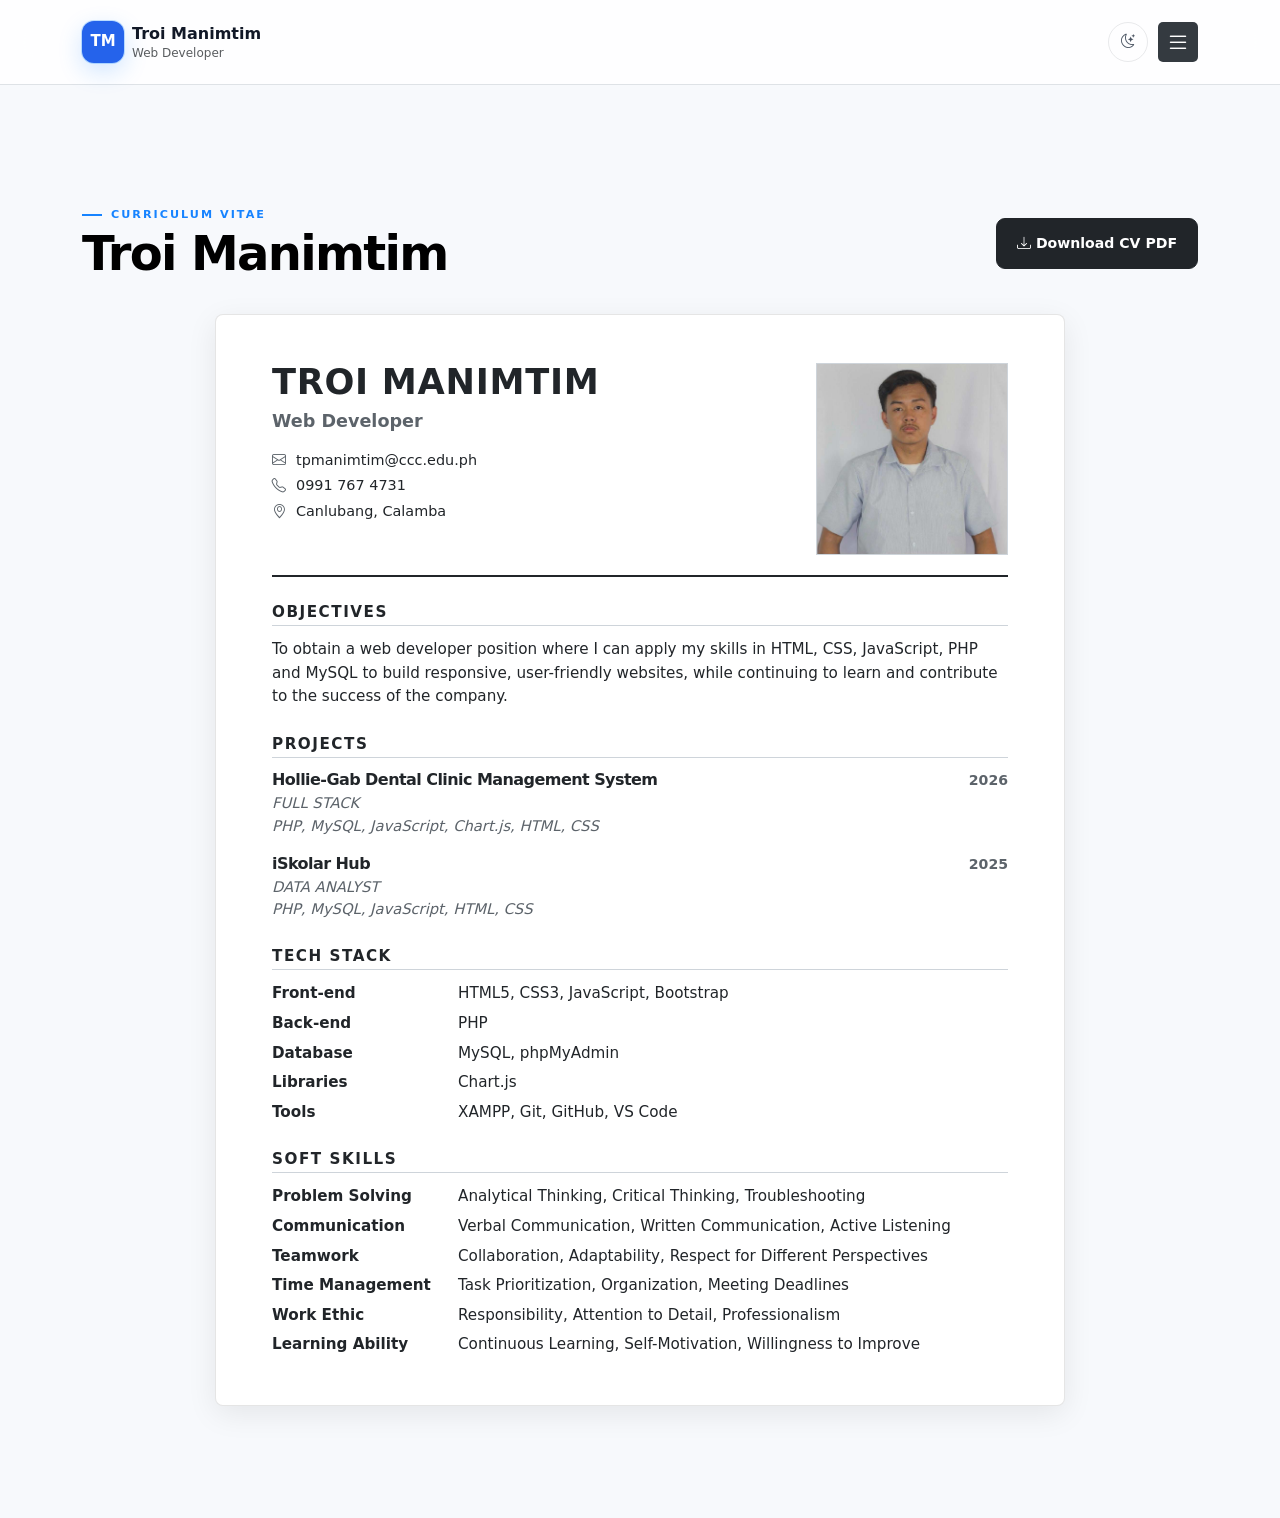
<file: cv.html>
<!doctype html>
<html lang="en" data-bs-theme="light">

<head>
    <meta charset="utf-8">
    <meta name="viewport" content="width=device-width, initial-scale=1">

    <title>CV | Troi Manimtim</title>

    <link href="https://cdn.jsdelivr.net/npm/bootstrap@5.3.8/dist/css/bootstrap.min.css" rel="stylesheet">
    <link href="https://cdn.jsdelivr.net/npm/bootstrap-icons@1.13.1/font/bootstrap-icons.min.css" rel="stylesheet">
    <link rel="stylesheet" href="assets/css/style.css">

    <style>
        /* ===================================
           NAVIGATION
        =================================== */
        .portfolio-navbar {
            position: relative;
            z-index: 1030;
        }

        .portfolio-navbar .navbar-brand {
            min-width: 0;
            margin-right: 10px;
            color: var(--bs-body-color);
        }

        .portfolio-navbar .brand-mark {
            width: 42px;
            height: 42px;
            flex-shrink: 0;
            display: inline-flex;
            align-items: center;
            justify-content: center;
            border-radius: 12px;
            background: #2563eb;
            color: #fff;
            font-size: 15px;
            font-weight: 800;
        }

        .brand-name {
            font-size: 16px;
            line-height: 1.2;
        }

        .brand-name small {
            font-size: 12px;
            margin-top: 3px;
        }

        .portfolio-controls {
            display: flex;
            align-items: center;
            gap: 10px;
            margin-left: auto;
            flex-shrink: 0;
        }

        #themeToggle {
            width: 40px;
            height: 40px;
            display: inline-flex;
            align-items: center;
            justify-content: center;
        }

        .portfolio-menu-button {
            width: 40px;
            height: 40px;
            display: inline-flex;
            align-items: center;
            justify-content: center;
            border: none;
            border-radius: 5px;
            background: #343a40;
            color: #fff;
            cursor: pointer;
        }

        .portfolio-menu-button i {
            font-size: 24px;
            line-height: 1;
        }

        .portfolio-menu-button:hover,
        .portfolio-menu-button:focus-visible,
        .portfolio-menu-button[aria-expanded="true"] {
            background: #212529;
            color: #fff;
        }

        /* DROPDOWN - NO SEPARATORS */
        .portfolio-dropdown {
            min-width: 220px;
            max-height: 75vh;
            overflow-y: auto;
            padding: 8px 0;
            margin-top: 12px !important;
            border: 1px solid var(--bs-border-color);
            border-radius: 12px;
            background: var(--bs-body-bg);
        }

        .portfolio-dropdown .dropdown-item {
            padding: 11px 18px;
            color: var(--bs-body-color);
            font-size: 13px;
            font-weight: 600;
            letter-spacing: .4px;
        }

        .portfolio-dropdown .dropdown-item:hover {
            background: rgba(37, 99, 235, .1);
            color: #2563eb;
        }

        [data-bs-theme="dark"] .portfolio-dropdown {
            background: #212529;
        }

        [data-bs-theme="dark"] .portfolio-dropdown .dropdown-item:hover {
            background: #343a40;
            color: #fff;
        }

        html {
            scroll-behavior: smooth;
            scroll-padding-top: 90px;
        }

        /* ===================================
           CV PAPER
        =================================== */
        .cv-paper {
            max-width: 850px;
            margin: 0 auto;
            padding: 48px 56px;
            background: #fff;
            color: #212529;
            border: 1px solid rgba(0, 0, 0, .1);
            border-radius: 8px;
            box-shadow: 0 8px 30px rgba(0, 0, 0, .08);
            font-size: .95rem;
            line-height: 1.55;
        }

        .cv-paper h1,
        .cv-paper h2,
        .cv-paper h3,
        .cv-paper h4,
        .cv-paper p,
        .cv-paper li,
        .cv-paper dt,
        .cv-paper dd,
        .cv-paper strong {
            color: #212529 !important;
        }

        .cv-paper .cv-title,
        .cv-paper .cv-muted,
        .cv-paper .cv-entry-sub,
        .cv-paper .cv-entry-date,
        .cv-paper .cv-contact i {
            color: #5c636a !important;
        }

        .cv-toolbar h1 {
            color: var(--bs-emphasis-color);
        }

        /* CV HEADER */
        .cv-header {
            display: flex;
            justify-content: space-between;
            align-items: flex-start;
            gap: 28px;
            padding-bottom: 20px;
            border-bottom: 2px solid #212529;
        }

        .cv-name {
            margin: 0;
            font-size: 2.2rem;
            font-weight: 800;
            letter-spacing: .02em;
            text-transform: uppercase;
            line-height: 1.1;
        }

        .cv-title {
            margin: 6px 0 14px;
            font-size: 1.1rem;
            font-weight: 600;
            color: #5c636a;
        }

        .cv-contact {
            margin: 0;
            padding: 0;
            list-style: none;
            font-size: .9rem;
        }

        .cv-contact li {
            display: flex;
            align-items: center;
            gap: 8px;
            margin-bottom: 3px;
        }

        .cv-contact i {
            width: 16px;
        }

        /* PHOTO */
        .cv-photo {
            flex: 0 0 auto;
            width: 2in;
            height: 2in;
            overflow: hidden;
            border: 1px solid #ced4da;
            background: #f4f5f7;
        }

        .cv-photo img {
            width: 100%;
            height: 100%;
            object-fit: cover;
            object-position: center top;
            display: block;
        }

        /* CV SECTIONS */
        .cv-section {
            margin-top: 26px;
        }

        .cv-section-title {
            margin: 0 0 12px;
            padding-bottom: 4px;
            border-bottom: 1px solid #ced4da;
            font-size: .95rem;
            font-weight: 800;
            letter-spacing: .1em;
            text-transform: uppercase;
        }

        .cv-entry {
            margin-bottom: 16px;
        }

        .cv-entry-head {
            display: flex;
            justify-content: space-between;
            align-items: baseline;
            gap: 16px;
            flex-wrap: wrap;
        }

        .cv-entry-title {
            margin: 0;
            font-size: 1rem;
            font-weight: 700;
        }

        .cv-entry-date {
            font-size: .88rem;
            font-weight: 600;
            white-space: nowrap;
        }

        .cv-entry-sub {
            font-size: .92rem;
            font-style: italic;
        }

        .cv-list {
            margin: 6px 0 0;
            padding-left: 1.2rem;
        }

        .cv-list li {
            margin-bottom: 3px;
        }

        .cv-skills {
            display: grid;
            grid-template-columns: 170px 1fr;
            gap: 6px 16px;
            margin: 0;
        }

        .cv-skills dt {
            font-weight: 700;
        }

        .cv-skills dd {
            margin: 0;
        }

        /* RESPONSIVENESS */
        @media (max-width: 640px) {
            .cv-paper {
                padding: 28px 22px;
            }

            .cv-header {
                flex-direction: column-reverse;
                align-items: flex-start;
            }

            .cv-name {
                font-size: 1.8rem;
            }

            .cv-skills {
                grid-template-columns: 1fr;
                gap: 0;
            }

            .cv-skills dd {
                margin-bottom: 8px;
            }
        }

        @media (max-width: 480px) {
            .portfolio-navbar .brand-mark {
                width: 36px;
                height: 36px;
                font-size: 12px;
            }

            .brand-name {
                font-size: 13px;
            }

            .brand-name small {
                font-size: 10px;
            }

            .portfolio-controls {
                gap: 6px;
            }

            #themeToggle,
            .portfolio-menu-button {
                width: 35px;
                height: 35px;
            }

            .portfolio-dropdown {
                min-width: 190px;
            }
        }

        /* PRINT */
        @page {
            size: A4;
            margin: 12mm;
        }

        @media print {
            header.sticky-top,
            .cv-toolbar {
                display: none !important;
            }

            body,
            main {
                background: #fff !important;
                padding: 0 !important;
            }

            .container {
                max-width: 100% !important;
                padding: 0 !important;
            }

            .cv-paper {
                max-width: 100%;
                padding: 0;
                border: 0;
                border-radius: 0;
                box-shadow: none;
            }

            .cv-entry,
            .cv-section-title {
                break-inside: avoid;
            }
        }
    </style>
</head>

<body>

    <!-- NAVIGATION -->
    <header class="sticky-top">

        <nav class="navbar glass-nav border-bottom portfolio-navbar">

            <div class="container py-2 d-flex flex-nowrap align-items-center">

                <a class="navbar-brand d-flex align-items-center gap-2 fw-bold"
                   href="index.html#home">

                    <span class="brand-mark">TM</span>

                    <span class="brand-name">
                        Troi Manimtim
                        <small class="d-block text-body-secondary fw-normal">
                            Web Developer
                        </small>
                    </span>

                </a>

                <div class="portfolio-controls">

                    <!-- THEME -->
                    <button
                        type="button"
                        id="themeToggle"
                        class="btn btn-sm btn-outline-secondary rounded-pill"
                        aria-label="Toggle dark mode">
                        <i class="bi bi-moon-stars"></i>
                    </button>

                    <!-- MENU -->
                    <div class="dropdown">

                        <button
                            type="button"
                            class="portfolio-menu-button"
                            data-bs-toggle="dropdown"
                            aria-expanded="false"
                            aria-label="Open navigation menu">
                            <i class="bi bi-list"></i>
                        </button>

                        <ul class="dropdown-menu dropdown-menu-end portfolio-dropdown shadow">

                            <li><a class="dropdown-item" href="index.html#home">HOME</a></li>
                            <li><a class="dropdown-item" href="project.html">PROJECTS</a></li>
                            <li><a class="dropdown-item" href="cv.html">CV</a></li>
                            <li><a class="dropdown-item" href="index.html#about">ABOUT</a></li>
                            <li><a class="dropdown-item" href="index.html#skills">SKILLS</a></li>
                            <li><a class="dropdown-item" href="index.html#education">EDUCATION</a></li>
                            <li><a class="dropdown-item" href="index.html#contact">CONTACT</a></li>

                        </ul>

                    </div>
                </div>
            </div>
        </nav>
    </header>

    <!-- MAIN CONTENT -->
    <main class="section-padding">

        <div class="container">

            <!-- CV HEADING -->
            <div class="cv-toolbar d-flex flex-column flex-md-row justify-content-between align-items-md-center gap-3 mb-4">

                <div>
                    <div class="section-label">
                        CURRICULUM VITAE
                    </div>

                    <h1 class="display-5 fw-bold">
                        Troi Manimtim
                    </h1>
                </div>

                <!-- DOWNLOAD CV PDF -->
               <a
                href="CV.pdf"
                download="Troi-Manimtim-CV.pdf"
                class="btn btn-dark"
            >
                <i class="bi bi-download"></i>
                Download CV PDF
            </a>

            </div>

            <!-- CV PAPER -->
            <article class="cv-paper" data-bs-theme="light">

                <!-- PROFILE -->
                <div class="cv-header">

                    <div>

                        <h2 class="cv-name">
                            Troi Manimtim
                        </h2>

                        <p class="cv-title">
                            Web Developer
                        </p>

                        <ul class="cv-contact">

                            <li>
                                <i class="bi bi-envelope"></i>
                                tpmanimtim@ccc.edu.ph
                            </li>

                            <li>
                                <i class="bi bi-telephone"></i>
                                0991 767 4731
                            </li>

                            <li>
                                <i class="bi bi-geo-alt"></i>
                                Canlubang, Calamba
                            </li>

                        </ul>

                    </div>

                    <div class="cv-photo">

                        <img
                            src="assets/images/portfolio_pic.jpg"
                            alt="Troi Manimtim">

                    </div>
                </div>

                <!-- OBJECTIVES -->
                <section class="cv-section">

                    <h3 class="cv-section-title">
                        Objectives
                    </h3>

                    <p class="mb-0">
                        To obtain a web developer position where I can apply
                        my skills in HTML, CSS, JavaScript, PHP and MySQL
                        to build responsive, user-friendly websites, while
                        continuing to learn and contribute to the success
                        of the company.
                    </p>

                </section>

                <!-- PROJECTS -->
                <section class="cv-section">

                    <h3 class="cv-section-title">
                        Projects
                    </h3>

                    <!-- DENTAL CLINIC -->
                    <div class="cv-entry">

                        <div class="cv-entry-head">

                            <h4 class="cv-entry-title">
                                Hollie-Gab Dental Clinic Management System
                            </h4>

                            <span class="cv-entry-date">
                                2026
                            </span>

                        </div>

                        <div class="cv-entry-sub">
                            FULL STACK
                        </div>

                        <div class="cv-entry-sub">
                            PHP, MySQL, JavaScript, Chart.js, HTML, CSS
                        </div>

                    </div>

                    <!-- ISKOLAR -->
                    <div class="cv-entry">

                        <div class="cv-entry-head">

                            <h4 class="cv-entry-title">
                                iSkolar Hub
                            </h4>

                            <span class="cv-entry-date">
                                2025
                            </span>

                        </div>

                        <div class="cv-entry-sub">
                            DATA ANALYST
                        </div>

                        <div class="cv-entry-sub">
                            PHP, MySQL, JavaScript, HTML, CSS
                        </div>

                    </div>

                </section>

                <!-- TECH STACK -->
                <section class="cv-section">

                    <h3 class="cv-section-title">
                        Tech Stack
                    </h3>

                    <dl class="cv-skills">

                        <dt>Front-end</dt>
                        <dd>HTML5, CSS3, JavaScript, Bootstrap</dd>

                        <dt>Back-end</dt>
                        <dd>PHP</dd>

                        <dt>Database</dt>
                        <dd>MySQL, phpMyAdmin</dd>

                        <dt>Libraries</dt>
                        <dd>Chart.js</dd>

                        <dt>Tools</dt>
                        <dd>XAMPP, Git, GitHub, VS Code</dd>

                    </dl>

                </section>

                <!-- SOFT SKILLS -->
                <section class="cv-section">

                    <h3 class="cv-section-title">
                        Soft Skills
                    </h3>

                    <dl class="cv-skills">

                        <dt>Problem Solving</dt>
                        <dd>
                            Analytical Thinking, Critical Thinking,
                            Troubleshooting
                        </dd>

                        <dt>Communication</dt>
                        <dd>
                            Verbal Communication, Written Communication,
                            Active Listening
                        </dd>

                        <dt>Teamwork</dt>
                        <dd>
                            Collaboration, Adaptability,
                            Respect for Different Perspectives
                        </dd>

                        <dt>Time Management</dt>
                        <dd>
                            Task Prioritization, Organization,
                            Meeting Deadlines
                        </dd>

                        <dt>Work Ethic</dt>
                        <dd>
                            Responsibility, Attention to Detail,
                            Professionalism
                        </dd>

                        <dt>Learning Ability</dt>
                        <dd>
                            Continuous Learning, Self-Motivation,
                            Willingness to Improve
                        </dd>

                    </dl>

                </section>

            </article>

        </div>
    </main>

    <!-- BOOTSTRAP -->
    <script src="https://cdn.jsdelivr.net/npm/bootstrap@5.3.8/dist/js/bootstrap.bundle.min.js"></script>

    <!-- THEME SWITCH -->
    <script>
        document.addEventListener("DOMContentLoaded", function () {

            const html = document.documentElement;
            const toggle = document.getElementById("themeToggle");
            const icon = toggle.querySelector("i");

            function updateIcon() {

                const dark = html.getAttribute("data-bs-theme") === "dark";

                icon.className = dark
                    ? "bi bi-sun"
                    : "bi bi-moon-stars";

                toggle.setAttribute(
                    "aria-label",
                    dark ? "Switch to light mode" : "Switch to dark mode"
                );
            }

            const storedTheme = localStorage.getItem("portfolio-theme");

            if (storedTheme === "dark" || storedTheme === "light") {
                html.setAttribute("data-bs-theme", storedTheme);
            }

            updateIcon();

            toggle.addEventListener("click", function () {

                const dark = html.getAttribute("data-bs-theme") === "dark";
                const newTheme = dark ? "light" : "dark";

                html.setAttribute("data-bs-theme", newTheme);
                localStorage.setItem("portfolio-theme", newTheme);

                updateIcon();
            });

        });
    </script>

</body>
</html>
</file>
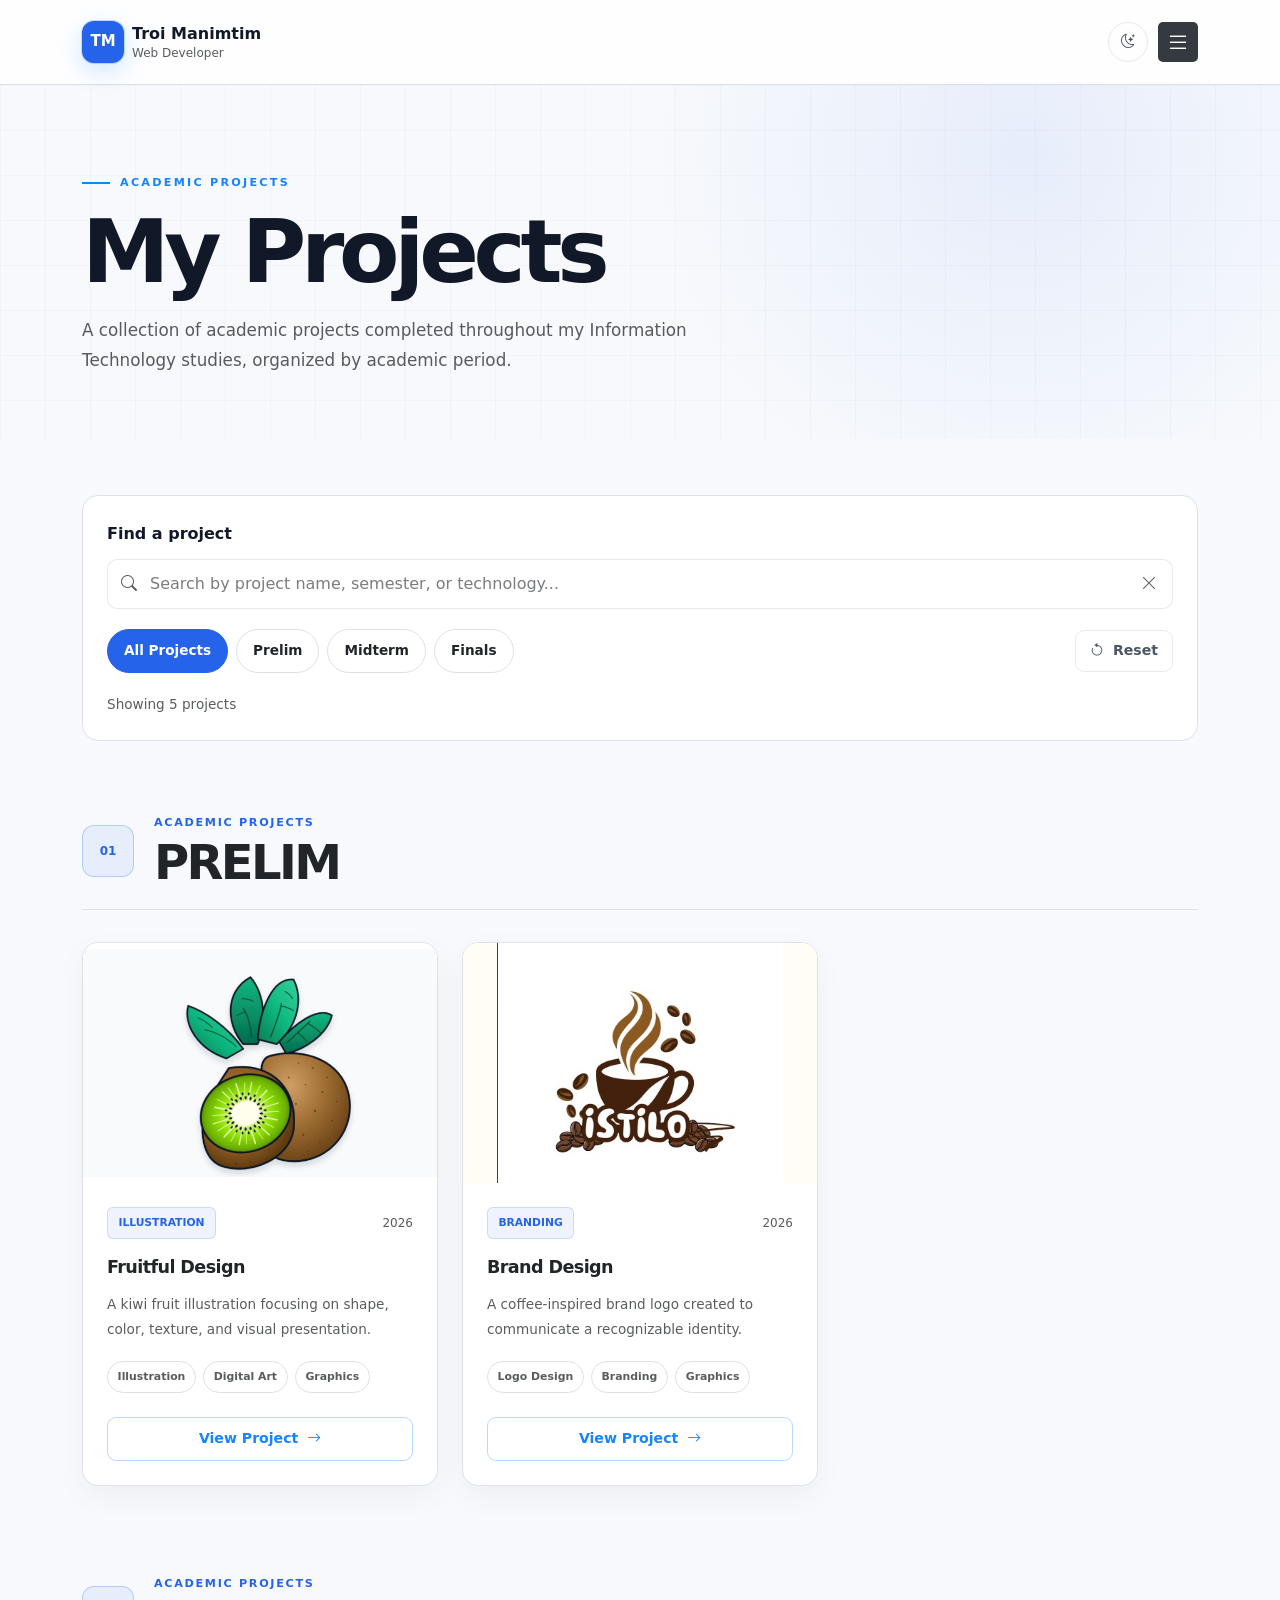
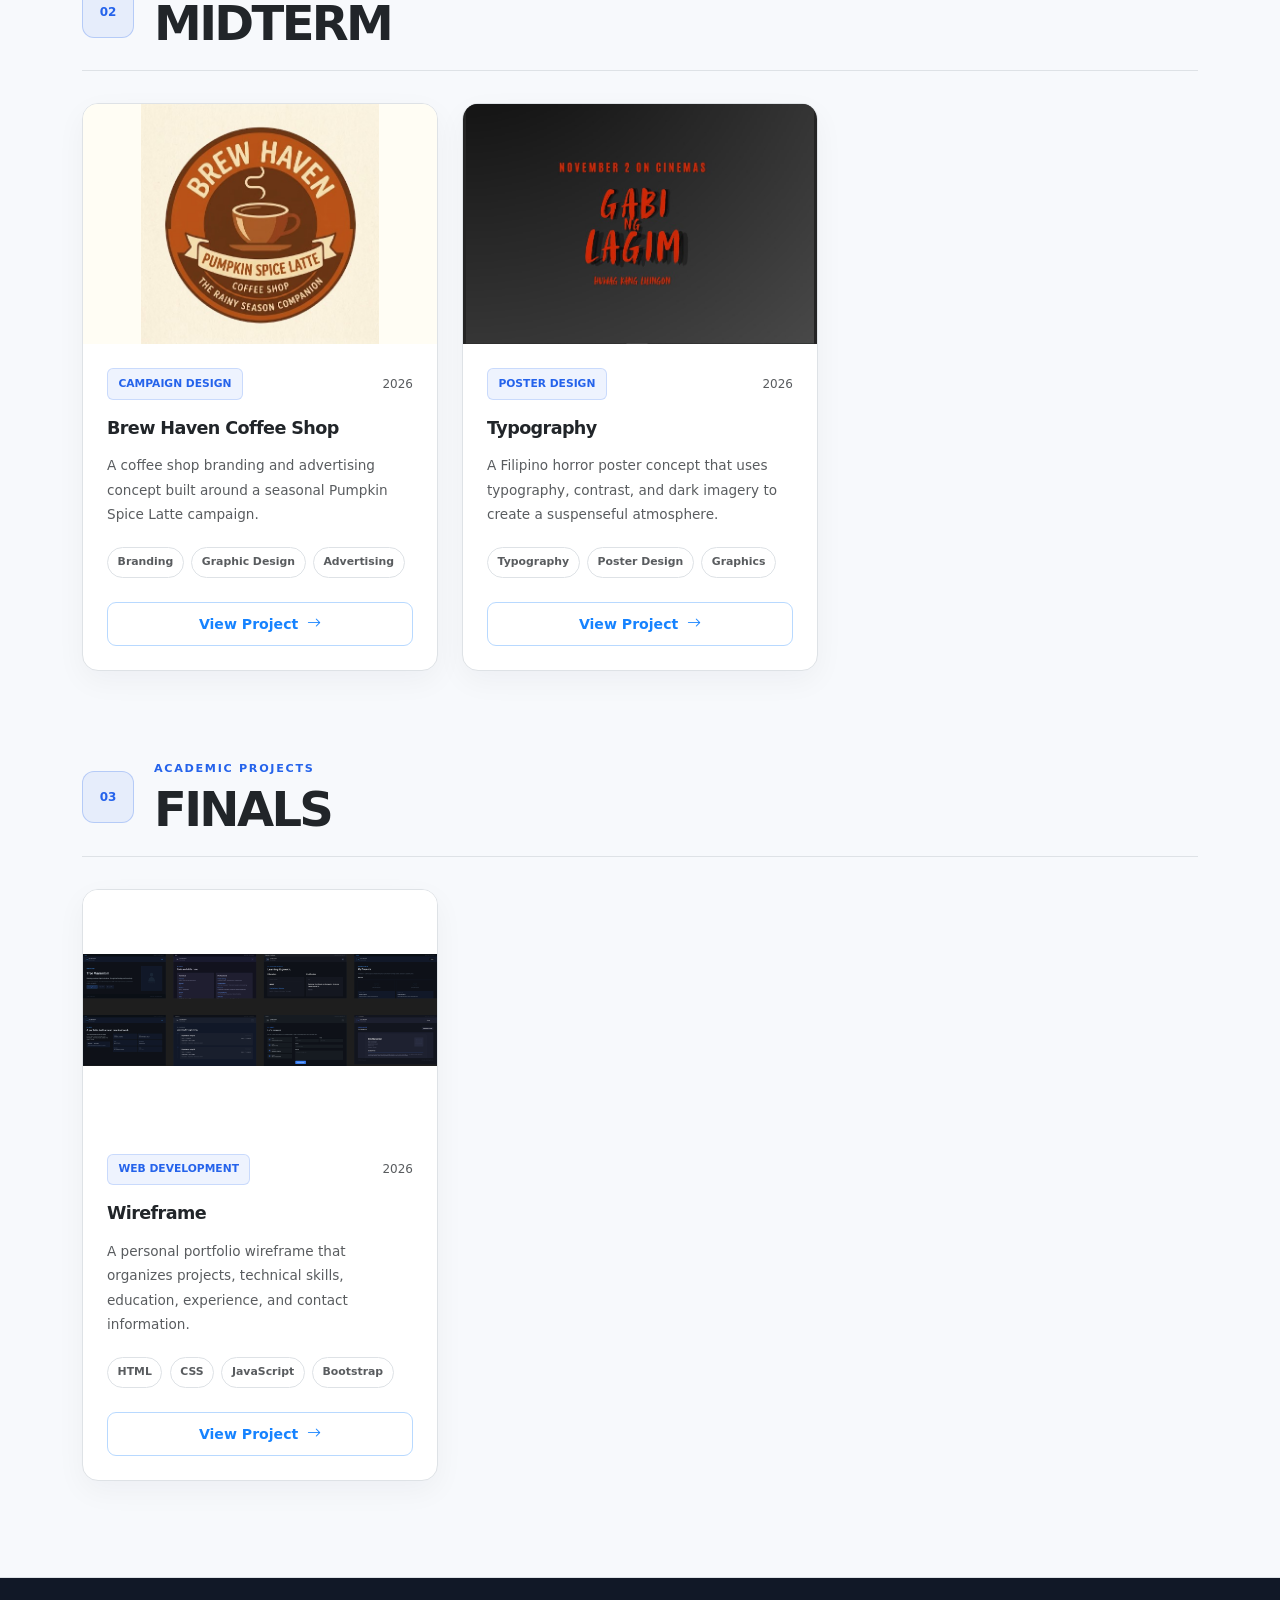
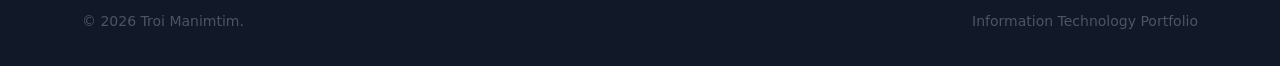
<file: project.html>
<!DOCTYPE html>
<html lang="en" data-bs-theme="light">

<head>
    <meta charset="UTF-8">
    <meta name="viewport" content="width=device-width, initial-scale=1">
    <meta name="description" content="Academic projects by Troi Manimtim, Web Developer">

    <title>Projects | Troi Manimtim</title>

    <link href="https://cdn.jsdelivr.net/npm/bootstrap@5.3.8/dist/css/bootstrap.min.css" rel="stylesheet">
    <link href="https://cdn.jsdelivr.net/npm/bootstrap-icons@1.13.1/font/bootstrap-icons.min.css" rel="stylesheet">
    <link rel="stylesheet" href="assets/css/style.css">

    <style>
        html {
            scroll-behavior: smooth;
            scroll-padding-top: 90px;
        }

        body {
            overflow-x: hidden;
        }

        /* =========================
           NAVIGATION
        ========================= */

        .portfolio-navbar {
            position: relative;
            z-index: 1030;
        }

        .portfolio-navbar .navbar-brand {
            min-width: 0;
            margin-right: 10px;
            color: var(--bs-body-color);
        }

        .portfolio-navbar .brand-mark {
            width: 42px;
            height: 42px;
            flex-shrink: 0;
            display: inline-flex;
            align-items: center;
            justify-content: center;
            background: #2563eb;
            color: #fff;
            border-radius: 12px;
            font-size: 15px;
            font-weight: 800;
        }

        .brand-name {
            font-size: 16px;
            line-height: 1.2;
        }

        .brand-name small {
            margin-top: 3px;
            font-size: 12px;
        }

        .portfolio-controls {
            display: flex;
            align-items: center;
            gap: 10px;
            margin-left: auto;
            flex-shrink: 0;
        }

        #themeToggle,
        .portfolio-menu-button {
            width: 40px;
            height: 40px;
            display: inline-flex;
            align-items: center;
            justify-content: center;
        }

        .portfolio-menu-button {
            border: none;
            border-radius: 5px;
            background: #343a40;
            color: #fff;
            cursor: pointer;
        }

        .portfolio-menu-button i {
            font-size: 24px;
            line-height: 1;
        }

        .portfolio-menu-button:hover,
        .portfolio-menu-button:focus-visible,
        .portfolio-menu-button[aria-expanded="true"] {
            background: #212529;
            color: #fff;
        }

        .portfolio-dropdown {
            min-width: 220px;
            max-height: 75vh;
            overflow-y: auto;
            padding: 8px 0;
            margin-top: 12px !important;
            border-radius: 12px;
            background: var(--bs-body-bg);
            border: 1px solid var(--bs-border-color);
        }

        .portfolio-dropdown .dropdown-item {
            padding: 11px 18px;
            color: var(--bs-body-color);
            font-size: 13px;
            font-weight: 600;
            letter-spacing: .4px;
        }

        .portfolio-dropdown .dropdown-item:hover {
            background: rgba(37, 99, 235, .1);
            color: #2563eb;
        }

        [data-bs-theme="dark"] .portfolio-dropdown {
            background: #212529;
        }

        [data-bs-theme="dark"] .portfolio-dropdown .dropdown-item:hover {
            background: #343a40;
            color: #fff;
        }

        /* =========================
           PAGE HEADER
        ========================= */

        .projects-header {
            position: relative;
            overflow: hidden;
            padding: 5rem 0 4rem;
            background: radial-gradient(
                circle at 80% 20%,
                rgba(37, 99, 235, .08),
                transparent 35%
            );
        }

        .projects-header::before {
            content: "";
            position: absolute;
            inset: 0;
            background-image:
                linear-gradient(rgba(15, 23, 42, .025) 1px, transparent 1px),
                linear-gradient(90deg, rgba(15, 23, 42, .025) 1px, transparent 1px);
            background-size: 45px 45px;
            pointer-events: none;
        }

        .projects-header .container {
            position: relative;
            z-index: 1;
        }

        .projects-header-title {
            margin: 1rem 0 1.25rem;
            font-size: clamp(3rem, 7vw, 5.5rem);
            font-weight: 800;
            letter-spacing: -.06em;
            line-height: .98;
        }

        .projects-header-description {
            max-width: 650px;
            margin-bottom: 0;
            color: var(--bs-secondary-color);
            font-size: 1.05rem;
            line-height: 1.8;
        }

        [data-bs-theme="dark"] .projects-header::before {
            background-image:
                linear-gradient(rgba(255, 255, 255, .025) 1px, transparent 1px),
                linear-gradient(90deg, rgba(255, 255, 255, .025) 1px, transparent 1px);
        }

        /* =========================
           SEARCH AND FILTERS
        ========================= */

        .projects-content {
            padding: 3.5rem 0 6rem;
        }

        .project-toolbar {
            margin-bottom: 4.5rem;
            padding: 1.5rem;
            border: 1px solid var(--bs-border-color);
            border-radius: 16px;
            background: var(--bs-body-bg);
        }

        .project-toolbar .form-label {
            margin-bottom: .75rem;
        }

        .project-search-wrap {
            position: relative;
        }

        .project-search-wrap > i {
            position: absolute;
            top: 50%;
            left: 14px;
            transform: translateY(-50%);
            color: var(--bs-secondary-color);
            pointer-events: none;
        }

        #projectSearch {
            min-height: 46px;
            padding-left: 42px;
            padding-right: 42px;
            border-radius: 10px;
            background: var(--bs-body-bg);
            color: var(--bs-body-color);
        }

        #projectSearch::placeholder {
            color: var(--bs-secondary-color);
            opacity: .8;
        }

        #clearSearch {
            position: absolute;
            top: 50%;
            right: 8px;
            transform: translateY(-50%);
            border: none;
            background: transparent;
            color: var(--bs-secondary-color);
            padding: 5px 8px;
            cursor: pointer;
        }

        #clearSearch:hover {
            color: var(--bs-body-color);
        }

        .project-toolbar-actions {
            display: flex;
            flex-wrap: wrap;
            align-items: center;
            justify-content: space-between;
            gap: 16px;
            margin-top: 1.25rem;
        }

        .project-filter-buttons {
            display: flex;
            flex-wrap: wrap;
            gap: 8px;
        }

        .filter-btn {
            border: 1px solid var(--bs-border-color);
            border-radius: 999px;
            padding: 9px 16px;
            background: var(--bs-body-bg);
            color: var(--bs-body-color);
            font-size: .85rem;
            font-weight: 600;
            transition:
                background .2s ease,
                color .2s ease,
                border-color .2s ease;
        }

        .filter-btn:hover,
        .filter-btn.active {
            border-color: #2563eb;
            background: #2563eb;
            color: #fff;
        }

        .filter-btn:focus-visible,
        #clearSearch:focus-visible {
            outline: 2px solid #2563eb;
            outline-offset: 3px;
        }

        #resetProjects {
            min-height: 42px;
            padding: 8px 14px;
            border-radius: 9px;
        }

        #projectResultCount {
            margin-top: 1.25rem !important;
            color: var(--bs-secondary-color);
            font-size: .85rem;
        }

        /* =========================
           SEMESTER SECTIONS
        ========================= */

        .semester-section {
            margin-bottom: 5.5rem;
        }

        .semester-section:last-child {
            margin-bottom: 0;
        }

        .semester-header {
            display: flex;
            align-items: center;
            gap: 1.25rem;
            margin-bottom: 2rem;
            padding-bottom: 1.25rem;
            border-bottom: 1px solid var(--bs-border-color);
        }

        .semester-number {
            width: 52px;
            height: 52px;
            flex-shrink: 0;
            display: grid;
            place-items: center;
            border-radius: 12px;
            background: rgba(37, 99, 235, .08);
            border: 1px solid rgba(37, 99, 235, .25);
            color: #2563eb;
            font-size: .75rem;
            font-weight: 800;
        }

        .semester-label {
            display: block;
            margin-bottom: .3rem;
            color: #2563eb;
            font-size: .7rem;
            font-weight: 800;
            letter-spacing: .15em;
            text-transform: uppercase;
        }

        .semester-title {
            margin: 0;
            color: var(--bs-body-color);
            font-size: clamp(2rem, 4vw, 3rem);
            font-weight: 800;
            letter-spacing: -.055em;
            line-height: 1.1;
        }

        /* =========================
           PROJECT CARDS
        ========================= */

        .academic-project-card {
            height: 100%;
            overflow: hidden;
            display: flex;
            flex-direction: column;
            border: 1px solid var(--bs-border-color);
            border-radius: 16px;
            background: var(--bs-body-bg);
            box-shadow: 0 10px 30px rgba(15, 23, 42, .045);
            transition:
                transform .25s ease,
                box-shadow .25s ease;
        }

        .academic-project-card:hover {
            transform: translateY(-5px);
            box-shadow: 0 20px 45px rgba(15, 23, 42, .1);
        }

        /*
         * PREVIEW IMAGE FIX:
         * No bottom border, outline, or shadow is added to the image.
         * The source artwork remains unchanged.
         */

        .academic-project-image {
            display: block;
            width: 100%;
            height: 240px;
            min-height: 240px;
            max-height: 240px;
            flex: 0 0 240px;
            object-fit: contain;
            object-position: center center;
            background: #fff;
            border: 0 !important;
            border-bottom: 0 !important;
            outline: none;
            box-shadow: none;
        }

        .academic-project-image.logo-image {
            background: #fffdf4;
        }

        .academic-project-image.poster-image {
            background: #242424;
        }

        .project-image-placeholder {
            width: 100%;
            height: 240px;
            min-height: 240px;
            max-height: 240px;
            flex: 0 0 240px;
            display: none;
            align-items: center;
            justify-content: center;
            flex-direction: column;
            gap: .5rem;
            background: #171717;
            color: #94a3b8;
            text-align: center;
            padding: 1rem;
        }

        .project-image-placeholder i {
            font-size: 2rem;
        }

        .academic-project-content {
            display: flex;
            flex-direction: column;
            flex: 1;
            min-width: 0;
            padding: 1.5rem;
        }

        .project-meta {
            display: flex;
            justify-content: space-between;
            align-items: center;
            flex-wrap: wrap;
            gap: .75rem;
            margin-bottom: 1rem;
        }

        .project-category {
            display: inline-flex;
            align-items: center;
            width: fit-content;
            padding: .35rem .65rem;
            border-radius: 6px;
            background: rgba(37, 99, 235, .08);
            border: 1px solid rgba(37, 99, 235, .18);
            color: #2563eb;
            font-size: .67rem;
            font-weight: 700;
            text-transform: uppercase;
        }

        .project-year {
            color: var(--bs-secondary-color);
            font-size: .75rem;
            white-space: nowrap;
        }

        .project-title {
            margin-bottom: .75rem;
            color: var(--bs-body-color);
            font-size: 1.1rem;
            font-weight: 750;
            line-height: 1.45;
        }

        .project-description {
            margin-bottom: 1.25rem;
            color: var(--bs-secondary-color);
            font-size: .85rem;
            line-height: 1.8;
        }

        .project-technologies {
            display: flex;
            flex-wrap: wrap;
            gap: .45rem;
            margin-bottom: 1.5rem;
        }

        .technology-tag {
            display: inline-flex;
            align-items: center;
            padding: .35rem .6rem;
            border-radius: 999px;
            background: var(--bs-body-bg);
            border: 1px solid var(--bs-border-color);
            color: var(--bs-secondary-color);
            font-size: .68rem;
            font-weight: 600;
        }

        .view-project-btn {
            width: 100%;
            margin-top: auto;
            padding: .65rem .8rem;
            text-align: center;
        }

        .project-item[hidden],
        .semester-section[hidden] {
            display: none !important;
        }

        /* =========================
           NO RESULTS
        ========================= */

        .no-projects {
            padding: 3rem 1rem;
            text-align: center;
            border: 1px dashed var(--bs-border-color);
            border-radius: 16px;
        }

        .no-projects i {
            display: block;
            margin-bottom: 1rem;
            font-size: 2.5rem;
            color: var(--bs-secondary-color);
        }

        /* =========================
           PROJECT DETAILS MODAL
        ========================= */

        #projectModal .modal-content {
            border: 1px solid var(--bs-border-color);
            border-radius: 18px;
            background: var(--bs-body-bg);
            color: var(--bs-body-color);
            overflow: hidden;
        }

        #projectModal .modal-header {
            align-items: flex-start;
            padding: 1.5rem;
            border-color: var(--bs-border-color);
        }

        #projectModal .modal-footer {
            border-color: var(--bs-border-color);
        }

        #projectModal .modal-body {
            padding: 1.5rem;
        }

        #projectModalTitle {
            line-height: 1.4;
        }

        #modalDescription {
            margin-bottom: 1.75rem;
            color: var(--bs-secondary-color);
            line-height: 1.8;
        }

        #modalObjectives,
        #modalFeatures {
            padding-left: 1.25rem;
        }

        #modalObjectives li,
        #modalFeatures li {
            margin-bottom: .65rem;
            line-height: 1.7;
        }

        #modalTechnologies {
            display: flex;
            flex-wrap: wrap;
            gap: .5rem;
        }

        #modalGallerySection {
            margin-top: 1.75rem;
        }

        #modalProjectImages {
            display: grid;
            grid-template-columns: repeat(2, minmax(0, 1fr));
            gap: 12px;
        }

        #modalProjectImages img {
            display: block;
            width: 100%;
            max-height: 300px;
            object-fit: contain;
            object-position: center;
            border: 1px solid var(--bs-border-color);
            border-radius: 10px;
            background: #171717;
        }

        #modalProjectImages img:only-child {
            grid-column: 1 / -1;
        }

        /* Brew Haven carousel */

        .brew-carousel-image {
            display: block;
            width: 100%;
            height: 420px;
            object-fit: contain;
            object-position: center;
            background: #171717;
        }

        #brewHavenCarousel .carousel-indicators {
            margin-bottom: .5rem;
        }

        #brewHavenCarousel .carousel-control-prev,
        #brewHavenCarousel .carousel-control-next {
            width: 12%;
        }

        /* =========================
           FOOTER
        ========================= */

        .projects-footer {
            border-top: 1px solid var(--bs-border-color);
            padding: 2rem 0;
        }

        /* =========================
           RESPONSIVE
        ========================= */

        @media (max-width: 991px) {
            .projects-header {
                padding: 4.5rem 0 3.5rem;
            }

            .projects-content {
                padding-top: 3rem;
            }

            .semester-section {
                margin-bottom: 4.5rem;
            }
        }

        @media (max-width: 767px) {
            .projects-header {
                padding: 3.75rem 0 2.75rem;
            }

            .projects-header-title {
                font-size: clamp(2.8rem, 10vw, 4rem);
            }

            .projects-header-description {
                font-size: .95rem;
                line-height: 1.75;
            }

            .projects-content {
                padding: 2.5rem 0 4rem;
            }

            .project-toolbar {
                margin-bottom: 3.5rem;
                padding: 1.1rem;
            }

            .project-toolbar-actions {
                align-items: flex-start;
            }

            .project-filter-buttons {
                width: 100%;
            }

            #resetProjects {
                margin-top: .25rem;
            }

            .semester-section {
                margin-bottom: 4rem;
            }

            .semester-header {
                gap: .9rem;
                margin-bottom: 1.5rem;
                padding-bottom: 1rem;
            }

            .semester-number {
                width: 45px;
                height: 45px;
            }

            .semester-title {
                font-size: 2rem;
            }

            .academic-project-content {
                padding: 1.25rem;
            }

            .academic-project-image,
            .project-image-placeholder {
                height: 220px;
                min-height: 220px;
                max-height: 220px;
                flex-basis: 220px;
            }

            .brew-carousel-image {
                height: 280px;
            }

            #projectModal .modal-header,
            #projectModal .modal-body {
                padding: 1.15rem;
            }

            #modalProjectImages {
                grid-template-columns: 1fr;
            }
        }

        @media (max-width: 480px) {
            .portfolio-navbar .brand-mark {
                width: 36px;
                height: 36px;
                font-size: 12px;
                border-radius: 10px;
            }

            .brand-name {
                font-size: 13px;
            }

            .brand-name small {
                font-size: 10px;
            }

            .portfolio-controls {
                gap: 6px;
            }

            #themeToggle,
            .portfolio-menu-button {
                width: 35px;
                height: 35px;
            }

            .portfolio-dropdown {
                min-width: 190px;
            }

            .filter-btn {
                padding: 7px 12px;
                font-size: .8rem;
            }

            .semester-title {
                font-size: 1.75rem;
            }
        }

        @media (prefers-reduced-motion: reduce) {
            html {
                scroll-behavior: auto;
            }

            .academic-project-card,
            .filter-btn {
                transition: none;
            }
        }
    </style>
</head>

<body>

    <!-- NAVIGATION -->

    <header class="sticky-top">
        <nav class="navbar glass-nav border-bottom portfolio-navbar">
            <div class="container py-2 d-flex flex-nowrap align-items-center">

                <a class="navbar-brand d-flex align-items-center gap-2 fw-bold"
                   href="index.html#home">
                    <span class="brand-mark">TM</span>

                    <span class="brand-name">
                        Troi Manimtim
                        <small class="d-block text-body-secondary fw-normal">
                            Web Developer
                        </small>
                    </span>
                </a>

                <div class="portfolio-controls">

                    <button
                        id="themeToggle"
                        type="button"
                        class="btn btn-sm btn-outline-secondary rounded-pill"
                        aria-label="Toggle dark mode"
                        title="Toggle theme">
                        <i class="bi bi-moon-stars"></i>
                    </button>

                    <div class="dropdown">
                        <button
                            type="button"
                            class="portfolio-menu-button"
                            data-bs-toggle="dropdown"
                            data-bs-auto-close="true"
                            aria-expanded="false"
                            aria-label="Open navigation menu">
                            <i class="bi bi-list"></i>
                        </button>

                        <ul class="dropdown-menu dropdown-menu-end portfolio-dropdown shadow">
                            <li><a class="dropdown-item" href="index.html#home">HOME</a></li>
                            <li><a class="dropdown-item" href="project.html">PROJECTS</a></li>
                            <li><a class="dropdown-item" href="cv.html">CV</a></li>
                            <li><a class="dropdown-item" href="index.html#about">ABOUT</a></li>
                            <li><a class="dropdown-item" href="index.html#skills">SKILLS</a></li>
                            <li><a class="dropdown-item" href="index.html#education">EDUCATION</a></li>
                            <li><a class="dropdown-item" href="index.html#contact">CONTACT</a></li>
                        </ul>
                    </div>

                </div>
            </div>
        </nav>
    </header>

    <!-- PAGE HEADER -->

    <section class="projects-header">
        <div class="container">
            <span class="eyebrow">ACADEMIC PROJECTS</span>

            <h1 class="projects-header-title">My Projects</h1>

            <p class="projects-header-description">
                A collection of academic projects completed throughout my
                Information Technology studies, organized by academic period.
            </p>
        </div>
    </section>

    <!-- MAIN PROJECT CONTENT -->

    <main class="projects-content">
        <div class="container">

            <!-- SEARCH AND FILTERS -->

            <section class="project-toolbar" aria-label="Search and filter projects">

                <label for="projectSearch" class="form-label fw-semibold">
                    Find a project
                </label>

                <div class="project-search-wrap">
                    <i class="bi bi-search" aria-hidden="true"></i>

                    <input
                        type="search"
                        id="projectSearch"
                        class="form-control"
                        placeholder="Search by project name, semester, or technology..."
                        autocomplete="off"
                        aria-label="Search projects">

                    <button
                        type="button"
                        id="clearSearch"
                        aria-label="Clear search"
                        title="Clear search">
                        <i class="bi bi-x-lg" aria-hidden="true"></i>
                    </button>
                </div>

                <div class="project-toolbar-actions">

                    <div class="project-filter-buttons"
                         role="group"
                         aria-label="Filter projects by semester">

                        <button
                            type="button"
                            class="filter-btn active"
                            data-filter="all"
                            aria-pressed="true">
                            All Projects
                        </button>

                        <button
                            type="button"
                            class="filter-btn"
                            data-filter="prelim"
                            aria-pressed="false">
                            Prelim
                        </button>

                        <button
                            type="button"
                            class="filter-btn"
                            data-filter="midterm"
                            aria-pressed="false">
                            Midterm
                        </button>

                        <button
                            type="button"
                            class="filter-btn"
                            data-filter="finals"
                            aria-pressed="false">
                            Finals
                        </button>

                    </div>

                    <button
                        type="button"
                        id="resetProjects"
                        class="btn btn-outline-secondary btn-sm">
                        <i class="bi bi-arrow-counterclockwise me-1" aria-hidden="true"></i>
                        Reset
                    </button>

                </div>

                <p id="projectResultCount" class="mb-0" aria-live="polite">
                    Showing 5 projects
                </p>

            </section>

            <!-- NO RESULTS -->

            <div id="noProjects" class="no-projects mb-5" hidden>
                <i class="bi bi-search" aria-hidden="true"></i>

                <h2 class="h4">No projects found</h2>

                <p class="text-body-secondary">
                    Try another search term or reset your filters.
                </p>

                <button type="button" id="noProjectsReset" class="btn btn-primary">
                    <i class="bi bi-arrow-counterclockwise me-1" aria-hidden="true"></i>
                    Show All Projects
                </button>
            </div>

            <!-- =========================
                 PRELIM PROJECTS
            ========================== -->

            <section class="semester-section"
                     id="prelim"
                     data-semester-section="prelim">

                <div class="semester-header">
                    <div class="semester-number">01</div>

                    <div>
                        <span class="semester-label">Academic Projects</span>
                        <h2 class="semester-title">PRELIM</h2>
                    </div>
                </div>

                <div class="row g-4">

                    <!-- PRELIM PROJECT 1 -->

                    <div class="col-md-6 col-xl-4 project-item"
                         data-semester="prelim"
                         data-search="fruitful design kiwi fruit illustration prelim digital art graphics">

                        <article class="academic-project-card">

                            <img
                                src="assets/images/PRELIMACT1.jpg"
                                alt="Fruitful Design kiwi illustration"
                                class="academic-project-image"
                                loading="lazy">

                            <div class="project-image-placeholder">
                                <i class="bi bi-image" aria-hidden="true"></i>
                                <span>PRELIMACT1.jpg could not be loaded</span>
                            </div>

                            <div class="academic-project-content">

                                <div class="project-meta">
                                    <span class="project-category">Illustration</span>
                                    <span class="project-year">2026</span>
                                </div>

                                <h3 class="project-title">Fruitful Design</h3>

                                <p class="project-description">
                                    A kiwi fruit illustration focusing on shape,
                                    color, texture, and visual presentation.
                                </p>

                                <div class="project-technologies">
                                    <span class="technology-tag">Illustration</span>
                                    <span class="technology-tag">Digital Art</span>
                                    <span class="technology-tag">Graphics</span>
                                </div>

                                <button
                                    type="button"
                                    class="btn btn-outline-primary btn-sm view-project-btn"
                                    data-project="fruitful">
                                    View Project
                                    <i class="bi bi-arrow-right ms-1" aria-hidden="true"></i>
                                </button>

                            </div>
                        </article>
                    </div>

                    <!-- PRELIM PROJECT 2 -->

                    <div class="col-md-6 col-xl-4 project-item"
                         data-semester="prelim"
                         data-search="brand design coffee logo branding prelim logo design graphics">

                        <article class="academic-project-card">

                            <img
                                src="assets/images/PRELIMACT2.jpg"
                                alt="Brand Design coffee logo"
                                class="academic-project-image logo-image"
                                loading="lazy">

                            <div class="project-image-placeholder">
                                <i class="bi bi-image" aria-hidden="true"></i>
                                <span>PRELIMACT2.jpg could not be loaded</span>
                            </div>

                            <div class="academic-project-content">

                                <div class="project-meta">
                                    <span class="project-category">Branding</span>
                                    <span class="project-year">2026</span>
                                </div>

                                <h3 class="project-title">Brand Design</h3>

                                <p class="project-description">
                                    A coffee-inspired brand logo created to
                                    communicate a recognizable identity.
                                </p>

                                <div class="project-technologies">
                                    <span class="technology-tag">Logo Design</span>
                                    <span class="technology-tag">Branding</span>
                                    <span class="technology-tag">Graphics</span>
                                </div>

                                <button
                                    type="button"
                                    class="btn btn-outline-primary btn-sm view-project-btn"
                                    data-project="brand">
                                    View Project
                                    <i class="bi bi-arrow-right ms-1" aria-hidden="true"></i>
                                </button>

                            </div>
                        </article>
                    </div>

                </div>
            </section>

            <!-- =========================
                 MIDTERM PROJECTS
            ========================== -->

            <section class="semester-section"
                     id="midterm"
                     data-semester-section="midterm">

                <div class="semester-header">
                    <div class="semester-number">02</div>

                    <div>
                        <span class="semester-label">Academic Projects</span>
                        <h2 class="semester-title">MIDTERM</h2>
                    </div>
                </div>

                <div class="row g-4">

                    <!-- MIDTERM PROJECT 1 -->

                    <div class="col-md-6 col-xl-4 project-item"
                         data-semester="midterm"
                         data-search="brew haven coffee shop pumpkin spice latte rainy season branding campaign logo banner landing page newsletter social media">

                        <article class="academic-project-card">

                            <img
                                src="assets/images/MIDTERMACT1.jpg"
                                alt="Brew Haven Coffee Shop design"
                                class="academic-project-image logo-image"
                                loading="lazy">

                            <div class="project-image-placeholder">
                                <i class="bi bi-image" aria-hidden="true"></i>
                                <span>MIDTERMACT1.jpg could not be loaded</span>
                            </div>

                            <div class="academic-project-content">

                                <div class="project-meta">
                                    <span class="project-category">Campaign Design</span>
                                    <span class="project-year">2026</span>
                                </div>

                                <h3 class="project-title">Brew Haven Coffee Shop</h3>

                                <p class="project-description">
                                    A coffee shop branding and advertising
                                    concept built around a seasonal Pumpkin
                                    Spice Latte campaign.
                                </p>

                                <div class="project-technologies">
                                    <span class="technology-tag">Branding</span>
                                    <span class="technology-tag">Graphic Design</span>
                                    <span class="technology-tag">Advertising</span>
                                </div>

                                <button
                                    type="button"
                                    class="btn btn-outline-primary btn-sm view-project-btn"
                                    data-project="brew-haven">
                                    View Project
                                    <i class="bi bi-arrow-right ms-1" aria-hidden="true"></i>
                                </button>

                            </div>
                        </article>
                    </div>

                    <!-- MIDTERM PROJECT 2 -->

                    <div class="col-md-6 col-xl-4 project-item"
                         data-semester="midterm"
                         data-search="typography gabi ng lagim horror poster filipino poster design red text graphics midterm">

                        <article class="academic-project-card">

                            <img
                                src="assets/images/MIDTERMACT2.jpg"
                                alt="Gabi ng Lagim typography poster"
                                class="academic-project-image poster-image"
                                loading="lazy">

                            <div class="project-image-placeholder">
                                <i class="bi bi-image" aria-hidden="true"></i>
                                <span>MIDTERMACT2.jpg could not be loaded</span>
                            </div>

                            <div class="academic-project-content">

                                <div class="project-meta">
                                    <span class="project-category">Poster Design</span>
                                    <span class="project-year">2026</span>
                                </div>

                                <h3 class="project-title">Typography</h3>

                                <p class="project-description">
                                    A Filipino horror poster concept that uses
                                    typography, contrast, and dark imagery to
                                    create a suspenseful atmosphere.
                                </p>

                                <div class="project-technologies">
                                    <span class="technology-tag">Typography</span>
                                    <span class="technology-tag">Poster Design</span>
                                    <span class="technology-tag">Graphics</span>
                                </div>

                                <button
                                    type="button"
                                    class="btn btn-outline-primary btn-sm view-project-btn"
                                    data-project="typography">
                                    View Project
                                    <i class="bi bi-arrow-right ms-1" aria-hidden="true"></i>
                                </button>

                            </div>
                        </article>
                    </div>

                </div>
            </section>

            <!-- =========================
                 FINALS PROJECTS
            ========================== -->

            <section class="semester-section"
                     id="finals"
                     data-semester-section="finals">

                <div class="semester-header">
                    <div class="semester-number">03</div>

                    <div>
                        <span class="semester-label">Academic Projects</span>
                        <h2 class="semester-title">FINALS</h2>
                    </div>
                </div>

                <div class="row g-4">

                    <!-- FINALS PROJECT 1 -->

                    <div class="col-md-6 col-xl-4 project-item"
                         data-semester="finals"
                         data-search="wireframe portfolio website web development html css javascript bootstrap figma ui ux finals">

                        <article class="academic-project-card">

                            <img
                                src="assets/images/FINALACT1.jpg"
                                alt="Portfolio wireframe project"
                                class="academic-project-image"
                                loading="lazy">

                            <div class="project-image-placeholder">
                                <i class="bi bi-image" aria-hidden="true"></i>
                                <span>FINALACT1.jpg could not be loaded</span>
                            </div>

                            <div class="academic-project-content">

                                <div class="project-meta">
                                    <span class="project-category">Web Development</span>
                                    <span class="project-year">2026</span>
                                </div>

                                <h3 class="project-title">Wireframe</h3>

                                <p class="project-description">
                                    A personal portfolio wireframe that organizes
                                    projects, technical skills, education,
                                    experience, and contact information.
                                </p>

                                <div class="project-technologies">
                                    <span class="technology-tag">HTML</span>
                                    <span class="technology-tag">CSS</span>
                                    <span class="technology-tag">JavaScript</span>
                                    <span class="technology-tag">Bootstrap</span>
                                </div>

                                <button
                                    type="button"
                                    class="btn btn-outline-primary btn-sm view-project-btn"
                                    data-project="wireframe">
                                    View Project
                                    <i class="bi bi-arrow-right ms-1" aria-hidden="true"></i>
                                </button>

                            </div>
                        </article>
                    </div>

                </div>
            </section>

        </div>
    </main>

    <!-- =========================
         PROJECT DETAILS MODAL
    ========================== -->

    <div
        class="modal fade"
        id="projectModal"
        tabindex="-1"
        aria-labelledby="projectModalTitle"
        aria-hidden="true">

        <div class="modal-dialog modal-dialog-centered modal-lg modal-dialog-scrollable">

            <div class="modal-content">

                <div class="modal-header">

                    <div>
                        <span id="modalCategory" class="project-category">
                            Project Details
                        </span>

                        <h2 class="modal-title fs-4 mt-3" id="projectModalTitle">
                            Project Details
                        </h2>
                    </div>

                    <button
                        type="button"
                        class="btn-close"
                        data-bs-dismiss="modal"
                        aria-label="Close">
                    </button>

                </div>

                <div class="modal-body">

                    <p id="modalDescription"></p>

                    <div class="mb-4">
                        <h3 class="h6 fw-bold">Objectives</h3>
                        <ul id="modalObjectives"></ul>
                    </div>

                    <div class="mb-4">
                        <h3 class="h6 fw-bold">Key Features</h3>
                        <ul id="modalFeatures"></ul>
                    </div>

                    <div class="mb-4">
                        <h3 class="h6 fw-bold">Technologies and Skills</h3>
                        <div id="modalTechnologies"></div>
                    </div>

                    <div id="modalGallerySection">
                        <h3 class="h6 fw-bold mb-3">Project Images</h3>
                        <div id="modalProjectImages"></div>
                    </div>

                    <!-- BREW HAVEN CAMPAIGN CAROUSEL -->

                    <div id="brewHavenGallery" class="mt-4" hidden>

                        <h3 class="h6 fw-bold mb-3">
                            Brew Haven Campaign Gallery
                        </h3>

                        <div
                            id="brewHavenCarousel"
                            class="carousel slide"
                            data-bs-ride="false">

                            <div class="carousel-inner">

                                <div class="carousel-item active">
                                    <img
                                        src="assets/images/MIDTERMACT1.jpg"
                                        class="d-block brew-carousel-image"
                                        alt="Brew Haven campaign design">
                                </div>

                                <div class="carousel-item">
                                    <img
                                        src="assets/images/BANNER AD.jpg"
                                        class="d-block brew-carousel-image"
                                        alt="Brew Haven banner advertisement"
                                        loading="lazy">
                                </div>

                                <div class="carousel-item">
                                    <img
                                        src="assets/images/LANDING PAGE.jpg"
                                        class="d-block brew-carousel-image"
                                        alt="Brew Haven landing page"
                                        loading="lazy">
                                </div>

                                <div class="carousel-item">
                                    <img
                                        src="assets/images/NEWSLETTER HEADER.jpg"
                                        class="d-block brew-carousel-image"
                                        alt="Brew Haven newsletter header"
                                        loading="lazy">
                                </div>

                                <div class="carousel-item">
                                    <img
                                        src="assets/images/SOCIAL MEDIA POST.jpg"
                                        class="d-block brew-carousel-image"
                                        alt="Brew Haven social media post"
                                        loading="lazy">
                                </div>

                            </div>

                            <button
                                class="carousel-control-prev"
                                type="button"
                                data-bs-target="#brewHavenCarousel"
                                data-bs-slide="prev"
                                aria-label="Previous image">

                                <span
                                    class="carousel-control-prev-icon"
                                    aria-hidden="true">
                                </span>

                            </button>

                            <button
                                class="carousel-control-next"
                                type="button"
                                data-bs-target="#brewHavenCarousel"
                                data-bs-slide="next"
                                aria-label="Next image">

                                <span
                                    class="carousel-control-next-icon"
                                    aria-hidden="true">
                                </span>

                            </button>

                            <div class="carousel-indicators">

                                <button
                                    type="button"
                                    data-bs-target="#brewHavenCarousel"
                                    data-bs-slide-to="0"
                                    class="active"
                                    aria-current="true"
                                    aria-label="Image 1">
                                </button>

                                <button
                                    type="button"
                                    data-bs-target="#brewHavenCarousel"
                                    data-bs-slide-to="1"
                                    aria-label="Image 2">
                                </button>

                                <button
                                    type="button"
                                    data-bs-target="#brewHavenCarousel"
                                    data-bs-slide-to="2"
                                    aria-label="Image 3">
                                </button>

                                <button
                                    type="button"
                                    data-bs-target="#brewHavenCarousel"
                                    data-bs-slide-to="3"
                                    aria-label="Image 4">
                                </button>

                                <button
                                    type="button"
                                    data-bs-target="#brewHavenCarousel"
                                    data-bs-slide-to="4"
                                    aria-label="Image 5">
                                </button>

                            </div>
                        </div>
                    </div>

                </div>

                <div class="modal-footer">
                    <button
                        type="button"
                        class="btn btn-secondary"
                        data-bs-dismiss="modal">
                        Close
                    </button>
                </div>

            </div>
        </div>
    </div>

    <!-- FOOTER -->

    <footer class="projects-footer">
        <div class="container">

            <div class="d-flex flex-column flex-md-row justify-content-between gap-2">

                <span class="small text-secondary">
                    &copy; <span id="year"></span> Troi Manimtim.
                </span>

                <span class="small text-secondary">
                    Information Technology Portfolio
                </span>

            </div>
        </div>
    </footer>

    <!-- BOOTSTRAP -->

    <script src="https://cdn.jsdelivr.net/npm/bootstrap@5.3.8/dist/js/bootstrap.bundle.min.js"></script>

    <!-- PROJECT PAGE JAVASCRIPT -->

    <script>
    document.addEventListener("DOMContentLoaded", function () {
        "use strict";

        const html = document.documentElement;

        const themeToggle = document.getElementById("themeToggle");
        const projectSearch = document.getElementById("projectSearch");
        const clearSearch = document.getElementById("clearSearch");
        const resetProjects = document.getElementById("resetProjects");
        const noProjectsReset = document.getElementById("noProjectsReset");

        const filterButtons = Array.from(
            document.querySelectorAll(".filter-btn")
        );

        const projectItems = Array.from(
            document.querySelectorAll(".project-item")
        );

        const semesterSections = Array.from(
            document.querySelectorAll(".semester-section")
        );

        const resultCount = document.getElementById("projectResultCount");
        const noProjects = document.getElementById("noProjects");

        const modalElement = document.getElementById("projectModal");
        const modalTitle = document.getElementById("projectModalTitle");
        const modalCategory = document.getElementById("modalCategory");
        const modalDescription = document.getElementById("modalDescription");
        const modalObjectives = document.getElementById("modalObjectives");
        const modalFeatures = document.getElementById("modalFeatures");
        const modalTechnologies = document.getElementById("modalTechnologies");
        const modalProjectImages = document.getElementById("modalProjectImages");
        const modalGallerySection = document.getElementById("modalGallerySection");
        const brewHavenGallery = document.getElementById("brewHavenGallery");

        let activeFilter = "all";
        let projectModal = null;

        if (window.bootstrap && modalElement) {
            projectModal = bootstrap.Modal.getOrCreateInstance(modalElement);
        }

        /* =========================
           PROJECT INFORMATION
        ========================== */

        const projectData = {
            fruitful: {
                title: "Fruitful Design",
                category: "Prelim | Academic Design",

                description:
                    "A kiwi fruit illustration created as an academic design activity. The project focuses on the use of shape, color, texture, and composition to create an appealing visual presentation.",

                objectives: [
                    "Practice digital illustration and visual composition.",
                    "Represent the fruit through recognizable shapes, colors, and textures.",
                    "Improve attention to detail and visual balance."
                ],

                features: [
                    "Kiwi-inspired subject and composition.",
                    "Use of color and contrast.",
                    "Illustration-focused visual presentation."
                ],

                technologies: [
                    "Illustration",
                    "Digital Art",
                    "Graphic Design"
                ],

                images: [
                    "assets/images/PRELIMACT1.jpg"
                ]
            },

            brand: {
                title: "Brand Design",
                category: "Prelim | Branding",

                description:
                    "A coffee-inspired logo design developed to communicate a recognizable brand identity. The design explores coffee-related imagery and the relationship between visual elements and brand recognition.",

                objectives: [
                    "Create a recognizable visual identity for a coffee brand.",
                    "Use suitable visual elements to communicate the brand concept.",
                    "Practice logo composition and visual consistency."
                ],

                features: [
                    "Coffee-inspired visual identity.",
                    "Logo-focused composition.",
                    "Brand recognition through visual elements."
                ],

                technologies: [
                    "Logo Design",
                    "Branding",
                    "Graphic Design"
                ],

                images: [
                    "assets/images/PRELIMACT2.jpg"
                ]
            },

            "brew-haven": {
                title: "Brew Haven Coffee Shop",
                category: "Midterm | Branding and Campaign Design",

                description:
                    "A seasonal coffee shop branding and campaign concept built around a Pumpkin Spice Latte theme. The project brings together a visual identity and promotional materials intended to communicate a cohesive campaign.",

                objectives: [
                    "Develop a recognizable coffee shop identity.",
                    "Create a consistent seasonal campaign concept.",
                    "Present promotional content in a visually engaging way.",
                    "Maintain visual consistency across campaign materials.",
                    "Communicate the product and campaign message clearly."
                ],

                features: [
                    "Coffee shop logo and branding concept.",
                    "Seasonal Pumpkin Spice Latte theme.",
                    "Banner advertisement.",
                    "Landing page design.",
                    "Newsletter header design.",
                    "Social media promotional post.",
                    "Coordinated campaign visuals."
                ],

                technologies: [
                    "Logo Design",
                    "Branding",
                    "Graphic Design",
                    "Campaign Design",
                    "Digital Advertising",
                    "Visual Communication"
                ],

                images: [
                    "assets/images/MIDTERMACT1.jpg",
                    "assets/images/BANNER AD.jpg",
                    "assets/images/LANDING PAGE.jpg",
                    "assets/images/NEWSLETTER HEADER.jpg",
                    "assets/images/SOCIAL MEDIA POST.jpg"
                ],

                carousel: true
            },

            typography: {
                title: "Typography",
                category: "Midterm | Poster Design",

                description:
                    "A Filipino horror poster concept titled Gabi ng Lagim. It uses typography, contrast, and a dark visual direction to create a suspenseful atmosphere and establish the poster's mood.",

                objectives: [
                    "Explore typography as a visual communication tool.",
                    "Create a clear visual hierarchy for the poster title.",
                    "Use contrast to support the intended horror theme."
                ],

                features: [
                    "Horror-themed visual direction.",
                    "Prominent title typography.",
                    "Dark background and contrasting elements.",
                    "Poster-oriented composition."
                ],

                technologies: [
                    "Typography",
                    "Poster Design",
                    "Graphic Design",
                    "Visual Communication"
                ],

                images: [
                    "assets/images/MIDTERMACT2.jpg"
                ]
            },

            wireframe: {
                title: "Wireframe",
                category: "Finals | Web Design",

                description:
                    "A personal portfolio website wireframe that organizes academic projects, technical skills, education, experience, and contact details into a clear and navigable structure.",

                objectives: [
                    "Plan the structure and content hierarchy of a portfolio website.",
                    "Organize information so visitors can navigate the portfolio easily.",
                    "Develop a foundation for a responsive web interface."
                ],

                features: [
                    "Portfolio homepage structure.",
                    "Project showcase section.",
                    "Skills and education sections.",
                    "Experience and profile information.",
                    "Contact information section."
                ],

                technologies: [
                    "Figma",
                    "UI/UX Design",
                    "Wireframing",
                    "HTML",
                    "CSS",
                    "JavaScript",
                    "Bootstrap"
                ],

                images: [
                    "assets/images/FINALACT1.jpg"
                ]
            }
        };

        /* =========================
           IMAGE FALLBACK
        ========================== */

        document.querySelectorAll(".academic-project-image").forEach(function (image) {

            function showPlaceholder() {
                image.style.display = "none";

                const placeholder = image.nextElementSibling;

                if (
                    placeholder &&
                    placeholder.classList.contains("project-image-placeholder")
                ) {
                    placeholder.style.display = "flex";
                }
            }

            image.addEventListener("error", showPlaceholder, { once: true });

            if (image.complete && image.naturalWidth === 0) {
                showPlaceholder();
            }
        });

        /* =========================
           THEME TOGGLE
        ========================== */

        function updateThemeIcon() {
            if (!themeToggle) return;

            const icon = themeToggle.querySelector("i");
            const isDark = html.getAttribute("data-bs-theme") === "dark";

            if (icon) {
                icon.className = isDark
                    ? "bi bi-sun"
                    : "bi bi-moon-stars";
            }

            themeToggle.setAttribute(
                "aria-label",
                isDark ? "Switch to light mode" : "Switch to dark mode"
            );

            themeToggle.setAttribute(
                "title",
                isDark ? "Switch to light mode" : "Switch to dark mode"
            );
        }

        try {
            const savedTheme = localStorage.getItem("portfolio-theme");

            if (savedTheme === "light" || savedTheme === "dark") {
                html.setAttribute("data-bs-theme", savedTheme);
            }
        } catch (error) {
            /* Continue without saved theme. */
        }

        updateThemeIcon();

        if (themeToggle) {
            themeToggle.addEventListener("click", function () {

                const currentTheme = html.getAttribute("data-bs-theme");

                const newTheme = currentTheme === "dark"
                    ? "light"
                    : "dark";

                html.setAttribute("data-bs-theme", newTheme);

                try {
                    localStorage.setItem("portfolio-theme", newTheme);
                } catch (error) {
                    /* Theme toggle still works without storage. */
                }

                updateThemeIcon();
            });
        }

        /* =========================
           SEARCH AND FILTERS
        ========================== */

        function updateActiveFilter(filter) {
            activeFilter = filter;

            filterButtons.forEach(function (button) {

                const isActive = button.dataset.filter === filter;

                button.classList.toggle("active", isActive);

                button.setAttribute(
                    "aria-pressed",
                    isActive ? "true" : "false"
                );
            });
        }

        function filterProjects() {

            const query = (projectSearch ? projectSearch.value : "")
                .trim()
                .toLowerCase();

            let visibleCount = 0;

            projectItems.forEach(function (item) {

                const semester = (item.dataset.semester || "").toLowerCase();

                const searchableText = (
                    (item.dataset.search || "") + " " + item.textContent
                ).toLowerCase();

                const matchesFilter =
                    activeFilter === "all" || semester === activeFilter;

                const matchesSearch =
                    query === "" || searchableText.includes(query);

                const isVisible = matchesFilter && matchesSearch;

                item.hidden = !isVisible;

                if (isVisible) {
                    visibleCount++;
                }
            });

            semesterSections.forEach(function (section) {

                const sectionItems = Array.from(
                    section.querySelectorAll(".project-item")
                );

                const hasVisibleItems = sectionItems.some(function (item) {
                    return !item.hidden;
                });

                section.hidden = !hasVisibleItems;
                section.classList.toggle("d-none", !hasVisibleItems);
            });

            if (resultCount) {
                resultCount.textContent =
                    "Showing " + visibleCount +
                    (visibleCount === 1 ? " project" : " projects");
            }

            if (noProjects) {
                noProjects.hidden = visibleCount !== 0;
            }
        }

        filterButtons.forEach(function (button) {
            button.addEventListener("click", function () {

                updateActiveFilter(button.dataset.filter || "all");

                filterProjects();
            });
        });

        if (projectSearch) {

            projectSearch.addEventListener("input", filterProjects);

            projectSearch.addEventListener("keydown", function (event) {

                if (event.key === "Escape") {
                    projectSearch.value = "";
                    filterProjects();
                }
            });
        }

        if (clearSearch) {
            clearSearch.addEventListener("click", function () {

                if (projectSearch) {
                    projectSearch.value = "";
                }

                filterProjects();

                if (projectSearch) {
                    projectSearch.focus();
                }
            });
        }

        function resetAllFilters() {

            if (projectSearch) {
                projectSearch.value = "";
            }

            updateActiveFilter("all");

            filterProjects();
        }

        if (resetProjects) {
            resetProjects.addEventListener("click", resetAllFilters);
        }

        if (noProjectsReset) {
            noProjectsReset.addEventListener("click", resetAllFilters);
        }

        /* =========================
           MODAL CONTENT HELPERS
        ========================== */

        function populateList(element, values) {
            if (!element) return;

            element.replaceChildren();

            (values || []).forEach(function (value) {

                const li = document.createElement("li");

                li.textContent = value;

                element.appendChild(li);
            });
        }

        function populateTechnologies(values) {
            if (!modalTechnologies) return;

            modalTechnologies.replaceChildren();

            (values || []).forEach(function (value) {

                const tag = document.createElement("span");

                tag.className = "technology-tag";
                tag.textContent = value;

                modalTechnologies.appendChild(tag);
            });
        }

        function populateImages(images) {
            if (!modalProjectImages) return;

            modalProjectImages.replaceChildren();

            (images || []).forEach(function (src) {

                const image = document.createElement("img");

                image.src = src;
                image.alt = "Project image";
                image.loading = "lazy";

                image.addEventListener("error", function () {
                    image.remove();

                    if (
                        modalProjectImages &&
                        modalProjectImages.children.length === 0
                    ) {
                        modalGallerySection.hidden = true;
                    }
                }, { once: true });

                modalProjectImages.appendChild(image);
            });
        }

        /* =========================
           BREW HAVEN CAROUSEL RESET
        ========================== */

        function resetBrewHavenCarousel() {

            const carouselElement = document.getElementById("brewHavenCarousel");

            if (!carouselElement || !window.bootstrap) return;

            const carousel = bootstrap.Carousel.getOrCreateInstance(
                carouselElement,
                {
                    interval: false,
                    ride: false,
                    touch: true
                }
            );

            carousel.to(0);

            const indicators = carouselElement.querySelectorAll(
                ".carousel-indicators button"
            );

            indicators.forEach(function (indicator, index) {

                const isFirst = index === 0;

                indicator.classList.toggle("active", isFirst);

                if (isFirst) {
                    indicator.setAttribute("aria-current", "true");
                } else {
                    indicator.removeAttribute("aria-current");
                }
            });
        }

        /* =========================
           OPEN PROJECT DETAILS
        ========================== */

        function openProject(projectKey) {

            const project = projectData[projectKey];

            if (!project) {
                console.error("Project information was not found:", projectKey);
                return;
            }

            if (!projectModal) {
                console.error(
                    "Bootstrap modal is unavailable. Check the Bootstrap bundle."
                );
                return;
            }

            modalTitle.textContent = project.title;
            modalCategory.textContent = project.category;
            modalDescription.textContent = project.description;

            populateList(modalObjectives, project.objectives);
            populateList(modalFeatures, project.features);
            populateTechnologies(project.technologies);

            if (project.carousel) {

                if (modalGallerySection) {
                    modalGallerySection.hidden = true;
                }

                if (brewHavenGallery) {
                    brewHavenGallery.hidden = false;
                }

                resetBrewHavenCarousel();

            } else {

                if (brewHavenGallery) {
                    brewHavenGallery.hidden = true;
                }

                if (modalGallerySection) {
                    modalGallerySection.hidden = false;
                }

                populateImages(project.images);
            }

            projectModal.show();
        }

        /* Event delegation keeps all View Project buttons working. */

        document.addEventListener("click", function (event) {

            const button = event.target.closest(".view-project-btn");

            if (!button) return;

            event.preventDefault();

            openProject(button.dataset.project);
        });

        /* =========================
           FOOTER YEAR
        ========================== */

        const yearElement = document.getElementById("year");

        if (yearElement) {
            yearElement.textContent = new Date().getFullYear();
        }

        /* =========================
           INITIALIZE PAGE
        ========================== */

        updateActiveFilter("all");
        filterProjects();

    });
    </script>

</body>
</html>
</file>
<file: assets/css/style.css>
/* =========================================================
   TROI MANIMTIM — PORTFOLIO UI
   Premium Dark Developer Portfolio
   Complete stylesheet
   ========================================================= */


/* =========================================================
   1. THEME VARIABLES
   ========================================================= */

:root {
    --accent: #1683ff;
    --accent-light: #4da3ff;
    --accent-soft: rgba(22, 131, 255, 0.10);

    --bg: #070b12;
    --bg-soft: #0b111b;
    --surface: #0e1622;
    --surface-hover: #121d2b;

    --text: #f5f7fa;
    --text-soft: #b4c0d0;
    --text-muted: #7f8da1;

    --border: rgba(255, 255, 255, 0.09);
    --border-accent: rgba(22, 131, 255, 0.35);

    --card: rgba(14, 22, 34, 0.78);

    --radius-sm: 8px;
    --radius-md: 14px;
    --radius-lg: 20px;

    --shadow-sm: 0 8px 25px rgba(0, 0, 0, 0.18);
    --shadow-lg: 0 25px 70px rgba(0, 0, 0, 0.35);

    --transition: 220ms ease;
}


/* LIGHT MODE */

[data-bs-theme="light"] {
    --bg: #f7f9fc;
    --bg-soft: #eef2f7;
    --surface: #ffffff;
    --surface-hover: #f8fafc;

    --text: #111827;
    --text-soft: #4b5563;
    --text-muted: #6b7280;

    --border: rgba(15, 23, 42, 0.09);
    --border-accent: rgba(22, 131, 255, 0.30);

    --card: rgba(255, 255, 255, 0.88);

    --shadow-sm: 0 8px 25px rgba(15, 23, 42, 0.06);
    --shadow-lg: 0 25px 70px rgba(15, 23, 42, 0.10);
}


/* =========================================================
   2. GLOBAL STYLES
   ========================================================= */

html {
    scroll-behavior: smooth;
    scroll-padding-top: 90px;
}

body {
    margin: 0;
    overflow-x: hidden;

    background: var(--bg);
    color: var(--text);

    font-family:
        "Inter",
        ui-sans-serif,
        system-ui,
        -apple-system,
        BlinkMacSystemFont,
        "Segoe UI",
        sans-serif;

    line-height: 1.7;

    transition:
        background-color 0.25s ease,
        color 0.25s ease;
}

::selection {
    background: var(--accent);
    color: #ffffff;
}

a {
    color: inherit;
    text-decoration: none;
}

img {
    max-width: 100%;
}

button {
    font-family: inherit;
}

.container {
    position: relative;
    z-index: 2;
}

.tracking-tight {
    letter-spacing: -0.055em;
}

.text-secondary {
    color: var(--text-soft) !important;
}

.text-muted {
    color: var(--text-muted) !important;
}


/* =========================================================
   3. TYPOGRAPHY
   ========================================================= */

h1,
h2,
h3,
h4,
h5,
h6 {
    color: var(--text);
    font-weight: 700;
    letter-spacing: -0.035em;
}

.display-2,
.display-3,
.display-4 {
    font-weight: 800;
    letter-spacing: -0.065em;
}


/* =========================================================
   4. NAVIGATION
   ========================================================= */

.glass-nav {
    position: sticky;
    top: 0;
    z-index: 1000;

    background: rgba(7, 11, 18, 0.78);

    backdrop-filter: blur(20px);
    -webkit-backdrop-filter: blur(20px);

    border-bottom: 1px solid var(--border);

    transition:
        background-color var(--transition),
        border-color var(--transition);
}

[data-bs-theme="light"] .glass-nav {
    background: rgba(255, 255, 255, 0.82);
}

.portfolio-navbar {
    position: relative;
    z-index: 1030;
    min-width: 0;
}

.portfolio-navbar .container {
    min-width: 0;
}

.portfolio-navbar .navbar-brand,
.navbar-brand {
    min-width: 0;
    color: var(--text) !important;
}

.portfolio-navbar .navbar-brand {
    margin-right: 10px;
}

.brand-mark,
.portfolio-navbar .brand-mark {
    width: 42px;
    height: 42px;
    flex: 0 0 42px;

    display: inline-flex;
    align-items: center;
    justify-content: center;

    border-radius: 10px;

    background: linear-gradient(145deg, #1683ff, #0757b8);

    color: #ffffff;
    font-size: 0.78rem;
    font-weight: 800;

    box-shadow:
        0 0 0 1px rgba(22, 131, 255, 0.25),
        0 8px 25px rgba(22, 131, 255, 0.20);
}

.portfolio-navbar .brand-name {
    min-width: 0;
    font-size: 16px;
    line-height: 1.2;
    white-space: nowrap;
}

.navbar-brand small,
.portfolio-navbar .brand-name small {
    display: block;
    margin-top: 3px;
    color: var(--text-muted);
    font-size: 12px;
    font-weight: 500;
}

.navbar-nav .nav-link {
    position: relative;

    padding: 0.7rem 0.8rem !important;

    color: var(--text-soft);
    font-size: 0.88rem;
    font-weight: 500;

    transition: color var(--transition);
}

.navbar-nav .nav-link:hover,
.navbar-nav .nav-link.active {
    color: var(--text);
}

.navbar-nav .nav-link::after {
    content: "";

    position: absolute;
    left: 50%;
    bottom: 3px;

    width: 0;
    height: 2px;

    background: var(--accent);

    transform: translateX(-50%);
    transition: width var(--transition);
}

.navbar-nav .nav-link:hover::after,
.navbar-nav .nav-link.active::after {
    width: 22px;
}


/* NAVIGATION CONTROLS */

.portfolio-controls {
    display: flex;
    align-items: center;
    justify-content: flex-end;
    gap: 10px;

    margin-left: auto;
    flex: 0 0 auto;
}

#themeToggle {
    width: 40px;
    height: 40px;
    padding: 0;

    display: inline-flex;
    align-items: center;
    justify-content: center;

    flex: 0 0 auto;
}


/* HAMBURGER BUTTON */

.portfolio-menu-button {
    width: 40px;
    height: 40px;
    padding: 0;

    display: inline-flex;
    align-items: center;
    justify-content: center;

    background: #212529;
    color: #ffffff;

    border: 1px solid rgba(255, 255, 255, 0.08);
    border-radius: 5px;

    cursor: pointer;

    transition:
        background-color 0.2s ease,
        color 0.2s ease,
        border-color 0.2s ease;
}

.portfolio-menu-button i {
    display: block;
    color: #ffffff;
    font-size: 25px;
    line-height: 1;
}

.portfolio-menu-button:hover,
.portfolio-menu-button:focus-visible,
.portfolio-menu-button[aria-expanded="true"] {
    background: #343a40;
    color: #ffffff;
    outline: none;
    box-shadow: 0 0 0 3px rgba(22, 131, 255, 0.18);
}

.portfolio-menu-button:focus-visible {
    border-color: var(--accent);
}


/* DROPDOWN */

.portfolio-dropdown {
    position: absolute;
    z-index: 1050;

    min-width: 220px;
    max-width: calc(100vw - 24px);
    max-height: min(75vh, 520px);

    margin-top: 10px !important;
    padding: 8px 0;

    overflow-y: auto;
    overscroll-behavior: contain;

    background: var(--surface);
    border: 1px solid var(--border);
    border-radius: 12px;

    box-shadow: var(--shadow-lg);
}

.portfolio-dropdown .dropdown-item {
    display: block;
    padding: 11px 18px;

    color: var(--text);
    font-size: 13px;
    font-weight: 600;
    letter-spacing: 0.4px;

    text-decoration: none;
    white-space: normal;

    transition:
        background-color 0.18s ease,
        color 0.18s ease;
}

.portfolio-dropdown .dropdown-item:hover,
.portfolio-dropdown .dropdown-item:focus {
    background: var(--accent-soft);
    color: var(--accent);
}

[data-bs-theme="dark"] .portfolio-dropdown {
    background: #151c27;
    border-color: rgba(255, 255, 255, 0.12);
}

[data-bs-theme="dark"] .portfolio-dropdown .dropdown-item:hover,
[data-bs-theme="dark"] .portfolio-dropdown .dropdown-item:focus {
    background: #252f3d;
    color: #ffffff;
}


/* =========================================================
   5. HERO SECTION
   ========================================================= */

.hero-section {
    position: relative;

    display: flex;
    align-items: center;

    min-height: calc(100vh - 76px);

    overflow: hidden;

    background:
        radial-gradient(
            circle at 80% 35%,
            rgba(22, 131, 255, 0.12),
            transparent 28%
        ),
        radial-gradient(
            circle at 10% 85%,
            rgba(22, 131, 255, 0.06),
            transparent 25%
        ),
        var(--bg);
}

.hero-section::before {
    content: "";

    position: absolute;
    inset: 0;

    background-image:
        linear-gradient(
            rgba(255, 255, 255, 0.025) 1px,
            transparent 1px
        ),
        linear-gradient(
            90deg,
            rgba(255, 255, 255, 0.025) 1px,
            transparent 1px
        );

    background-size: 70px 70px;

    mask-image: linear-gradient(to bottom, black, transparent 85%);

    pointer-events: none;
}

[data-bs-theme="light"] .hero-section::before {
    background-image:
        linear-gradient(
            rgba(15, 23, 42, 0.025) 1px,
            transparent 1px
        ),
        linear-gradient(
            90deg,
            rgba(15, 23, 42, 0.025) 1px,
            transparent 1px
        );
}

.hero-section .container {
    width: 100%;
}


/* HERO TEXT */

.eyebrow {
    display: inline-flex;
    align-items: center;
    gap: 10px;

    color: var(--accent);

    font-size: 0.70rem;
    font-weight: 800;
    letter-spacing: 0.20em;
    text-transform: uppercase;
}

.eyebrow::before {
    content: "";
    width: 28px;
    height: 2px;
    background: var(--accent);
}

.hero-section h1 {
    max-width: 760px;
    margin: 1.3rem 0 1.5rem;

    font-size: clamp(3.5rem, 7vw, 6.8rem);
    line-height: 0.95;
}

.hero-section h1 .accent,
.hero-section h1 span {
    color: var(--accent);
}

.hero-section p.lead {
    max-width: 650px;

    color: var(--text-soft);

    font-size: clamp(1rem, 1.5vw, 1.25rem);
    line-height: 1.8;
}


/* =========================================================
   6. BUTTONS
   ========================================================= */

.btn {
    border-radius: 9px;

    font-size: 0.88rem;
    font-weight: 600;

    padding: 0.85rem 1.25rem;

    transition:
        transform var(--transition),
        box-shadow var(--transition),
        background-color var(--transition),
        border-color var(--transition);
}

.btn:hover {
    transform: translateY(-2px);
}

.btn-primary {
    color: #ffffff;
    background: var(--accent);
    border: 1px solid var(--accent);

    box-shadow: 0 8px 25px rgba(22, 131, 255, 0.20);
}

.btn-primary:hover {
    color: #ffffff;
    background: #3190ff;
    border-color: #3190ff;

    box-shadow: 0 12px 35px rgba(22, 131, 255, 0.32);
}

.btn-outline-primary {
    color: var(--accent);
    border-color: var(--border-accent);
    background: transparent;
}

.btn-outline-primary:hover {
    color: var(--accent);
    background: var(--accent-soft);
    border-color: var(--accent);
}

.btn-outline-secondary {
    color: var(--text-soft);
    border-color: var(--border);
    background: transparent;
}

.btn-outline-secondary:hover {
    color: var(--text);
    background: var(--surface);
    border-color: var(--border);
}


/* =========================================================
   7. PROFILE PHOTO
   ========================================================= */

.profile-card {
    position: relative;
    isolation: isolate;

    display: flex;
    align-items: center;
    justify-content: center;

    width: min(430px, 90%);
    aspect-ratio: 0.86;

    margin-inline: auto;
}

.profile-glow {
    position: absolute;
    z-index: -1;

    width: 75%;
    height: 75%;

    border-radius: 50%;

    background: radial-gradient(
        circle,
        rgba(22, 131, 255, 0.28),
        transparent 68%
    );

    filter: blur(35px);
    opacity: 0.8;
    pointer-events: none;
}

.profile-photo {
    position: relative;
    z-index: 1;

    display: block;

    width: 100%;
    height: 100%;

    aspect-ratio: 1 / 1;

    object-fit: cover;
    object-position: center top;

    border: 1px solid var(--border-accent);
    border-radius: 24px;

    box-shadow: var(--shadow-lg);
}


/* Optional profile placeholder */

.profile-placeholder {
    position: relative;

    display: flex;
    flex-direction: column;
    align-items: center;
    justify-content: center;

    width: 82%;
    height: 90%;

    overflow: hidden;

    border: 1px solid rgba(22, 131, 255, 0.45);
    border-radius: 24px;

    background: linear-gradient(
        145deg,
        rgba(22, 131, 255, 0.15),
        rgba(10, 16, 26, 0.96)
    );

    color: var(--text-muted);

    box-shadow:
        0 35px 80px rgba(0, 0, 0, 0.35),
        0 0 60px rgba(22, 131, 255, 0.08);

    transition:
        transform 0.4s ease,
        box-shadow 0.4s ease;
}

.profile-placeholder:hover {
    transform: translateY(-6px);

    box-shadow:
        0 45px 100px rgba(0, 0, 0, 0.40),
        0 0 80px rgba(22, 131, 255, 0.15);
}

.profile-placeholder::before {
    content: "";

    position: absolute;
    inset: 12px;

    border: 1px solid rgba(255, 255, 255, 0.07);
    border-radius: 17px;

    pointer-events: none;
}

.profile-placeholder i {
    color: rgba(148, 163, 184, 0.55);
    font-size: 6rem;
}

.profile-placeholder span {
    margin-top: 1rem;

    color: var(--text-muted);

    font-size: 0.68rem;
    font-weight: 700;
    letter-spacing: 0.12em;
    text-transform: uppercase;
}


/* =========================================================
   8. SECTION SYSTEM
   ========================================================= */

.section-padding {
    padding: 7rem 0;
}

.section-muted {
    background: linear-gradient(
        180deg,
        var(--bg),
        var(--bg-soft)
    );
}

.section-label {
    display: inline-flex;
    align-items: center;
    gap: 9px;

    color: var(--accent);

    font-size: 0.70rem;
    font-weight: 800;
    letter-spacing: 0.18em;
    text-transform: uppercase;
}

.section-label::before {
    content: "";
    width: 20px;
    height: 2px;
    background: var(--accent);
}


/* =========================================================
   9. SHARED CARD STYLING
   ========================================================= */

.info-card,
.skill-panel,
.stack-card,
.timeline-card,
.project-card,
.filter-panel,
.detail-sidebar,
.contact-box,
.cv-paper,
.empty-state {
    background: linear-gradient(
        145deg,
        rgba(255, 255, 255, 0.035),
        rgba(255, 255, 255, 0.015)
    );

    border: 1px solid var(--border);

    box-shadow: var(--shadow-sm);
}


/* =========================================================
   10. ABOUT / INFO CARDS
   ========================================================= */

.info-card {
    display: flex;
    flex-direction: column;
    justify-content: center;

    min-height: 115px;
    padding: 1.35rem;

    border-radius: var(--radius-md);

    transition:
        transform var(--transition),
        border-color var(--transition),
        background-color var(--transition);
}

.info-card:hover {
    transform: translateY(-4px);
    border-color: var(--border-accent);
    background: var(--surface-hover);
}

.info-card small {
    margin-bottom: 0.4rem;

    color: var(--text-muted);

    font-size: 0.64rem;
    font-weight: 800;
    letter-spacing: 0.12em;
    text-transform: uppercase;
}

.info-card strong {
    color: var(--text);
    font-size: 0.92rem;
    overflow-wrap: anywhere;
}


/* =========================================================
   11. SKILLS
   ========================================================= */

.skill-panel {
    padding: 1.6rem;
    border-radius: var(--radius-md);

    transition:
        transform var(--transition),
        border-color var(--transition),
        background-color var(--transition);
}

.skill-panel:hover {
    transform: translateY(-4px);
    border-color: var(--border-accent);
    background: var(--surface-hover);
}

.icon-box {
    display: grid;
    place-items: center;

    width: 46px;
    height: 46px;

    color: var(--accent);
    background: var(--accent-soft);

    border: 1px solid rgba(22, 131, 255, 0.12);
    border-radius: 10px;

    font-size: 1.1rem;
}

.skill-pill,
.tech-tag {
    display: inline-flex;
    align-items: center;

    padding: 0.4rem 0.7rem;

    border: 1px solid var(--border);
    border-radius: 7px;

    background: rgba(255, 255, 255, 0.025);
    color: var(--text-soft);

    font-size: 0.73rem;
    font-weight: 600;

    transition:
        color var(--transition),
        border-color var(--transition),
        background-color var(--transition);
}

.skill-pill:hover,
.tech-tag:hover {
    color: var(--accent);
    border-color: var(--border-accent);
    background: var(--accent-soft);
}


/* =========================================================
   12. EXPERIENCE TIMELINE
   Fix: continuous vertical connector between every dot.
   ========================================================= */

.timeline {
    position: relative;

    width: 100%;
    max-width: 950px;

    margin: 2rem auto 0;
    padding: 0;
}

/*
   The line is anchored to the timeline itself, not individual
   items. A solid center section prevents the connector from
   disappearing between timeline dots.
*/

.timeline::before {
    content: "";

    position: absolute;

    left: 9px;
    top: 14px;
    bottom: 14px;

    width: 2px;

    background: linear-gradient(
        to bottom,
        var(--accent) 0%,
        rgba(22, 131, 255, 0.75) 70%,
        rgba(22, 131, 255, 0.30) 100%
    );

    border-radius: 999px;

    z-index: 0;
    pointer-events: none;
}

.timeline-item {
    position: relative;
    z-index: 1;

    display: grid;

    grid-template-columns: 19px minmax(0, 1fr);
    column-gap: 1.5rem;

    align-items: stretch;

    margin: 0 0 2rem;
    padding: 0;
}

.timeline-item:last-child {
    margin-bottom: 0;
}

.timeline-dot {
    position: relative;
    z-index: 2;

    display: block;

    width: 19px;
    height: 19px;

    margin-top: 5px;

    border: 5px solid var(--bg);
    border-radius: 50%;

    background: var(--accent);

    box-shadow:
        0 0 0 1px rgba(22, 131, 255, 0.45),
        0 0 18px rgba(22, 131, 255, 0.35);
}

.timeline-card {
    position: relative;
    z-index: 1;

    min-width: 0;
    padding: 1.6rem;

    border-radius: var(--radius-md);

    background: linear-gradient(
        145deg,
        rgba(255, 255, 255, 0.035),
        rgba(255, 255, 255, 0.015)
    );

    border: 1px solid var(--border);
    box-shadow: var(--shadow-sm);

    transition:
        transform var(--transition),
        border-color var(--transition),
        background-color var(--transition);
}

.timeline-card:hover {
    transform: translateX(5px);
    border-color: var(--border-accent);
    background-color: var(--surface-hover);
}

/* Keep timeline text from stretching the layout. */

.timeline-card h3,
.timeline-card h4,
.timeline-card h5,
.timeline-card p {
    overflow-wrap: anywhere;
}

.timeline-card h3,
.timeline-card h4 {
    margin-bottom: 0.35rem;
}

.timeline-card p:last-child {
    margin-bottom: 0;
}


/* =========================================================
   13. PROJECTS
   ========================================================= */

.project-card {
    overflow: hidden;
    border-radius: var(--radius-md);

    transition:
        transform 0.25s ease,
        border-color 0.25s ease,
        box-shadow 0.25s ease;
}

.project-card:hover {
    transform: translateY(-6px);
    border-color: var(--border-accent);
    box-shadow: var(--shadow-lg);
}

.project-image {
    display: block;

    width: 100%;
    aspect-ratio: 16 / 9;

    object-fit: cover;

    background: linear-gradient(
        135deg,
        #0d1726,
        #101d30
    );

    border-bottom: 1px solid var(--border);

    transition: transform 0.5s ease;
}

.project-card:hover .project-image {
    transform: scale(1.025);
}


/* =========================================================
   14. FILTERS AND FORM CONTROLS
   ========================================================= */

.filter-panel {
    padding: 1rem;
    border-radius: var(--radius-md);
}

.form-control,
.form-select {
    padding: 0.75rem 0.9rem;

    background: var(--surface);
    color: var(--text);

    border: 1px solid var(--border);
    border-radius: 9px;
}

.form-control::placeholder {
    color: var(--text-muted);
    opacity: 1;
}

.form-control:focus,
.form-select:focus {
    background: var(--surface);
    color: var(--text);

    border-color: var(--accent);

    box-shadow: 0 0 0 3px rgba(22, 131, 255, 0.10);
}


/* =========================================================
   15. EMPTY STATE
   ========================================================= */

.empty-state {
    padding: 4rem 1.5rem;
    border-radius: var(--radius-md);
    text-align: center;
}


/* =========================================================
   16. PROJECT DETAILS
   ========================================================= */

.detail-image {
    display: block;

    width: 100%;
    aspect-ratio: 16 / 10;

    object-fit: cover;

    border: 1px solid var(--border);
    border-radius: var(--radius-lg);

    box-shadow: var(--shadow-lg);
}

.detail-section {
    padding: 1.7rem 0;
    border-bottom: 1px solid var(--border);
}

.detail-sidebar {
    position: sticky;
    top: 105px;

    padding: 1.5rem;
    border-radius: var(--radius-md);
}


/* =========================================================
   17. EDUCATION AND CERTIFICATES
   Modern cards matching the Experience and Skills sections.
   ========================================================= */

#education .education-column {
    display: flex;
    flex-direction: column;
    gap: 1.25rem;

    min-width: 0;
}

#education .education-heading {
    display: flex;
    align-items: center;
    gap: 1rem;

    min-height: 54px;
}

#education .education-heading-icon {
    display: inline-flex;
    align-items: center;
    justify-content: center;

    width: 48px;
    height: 48px;
    flex: 0 0 48px;

    color: var(--accent);
    background: var(--accent-soft);

    border: 1px solid var(--border-accent);
    border-radius: 14px;

    font-size: 1.25rem;
}

#education .education-subtitle {
    display: block;
    margin-bottom: 0.2rem;

    color: var(--accent);

    font-size: 0.67rem;
    font-weight: 800;
    letter-spacing: 0.13em;
}

#education .education-heading-title {
    margin: 0;

    color: var(--text);

    font-size: 1.45rem;
    font-weight: 800;
    letter-spacing: -0.035em;
}

/* Main education and certificate cards */

#education .education-fixed-card {
    position: relative;

    display: flex;
    flex-direction: column;

    width: 100%;
    min-width: 0;
    min-height: 245px;
    height: 100%;

    padding: 1.6rem;
    overflow: hidden;

    background: linear-gradient(
        145deg,
        rgba(255, 255, 255, 0.035),
        rgba(255, 255, 255, 0.015)
    );

    border: 1px solid var(--border);
    border-radius: var(--radius-md);

    box-shadow: var(--shadow-sm);

    transition:
        transform var(--transition),
        border-color var(--transition),
        box-shadow var(--transition),
        background-color var(--transition);
}

/* Blue accent line */

#education .education-fixed-card::before {
    content: "";

    position: absolute;
    top: 0;
    left: 1.6rem;

    width: 56px;
    height: 3px;

    background: var(--accent);
    border-radius: 0 0 5px 5px;
}

#education .education-fixed-card:hover {
    transform: translateY(-4px);

    border-color: var(--border-accent);
    background-color: var(--surface-hover);

    box-shadow: var(--shadow-lg);
}

/* Top row */

#education .education-card-top {
    display: flex;
    align-items: center;
    justify-content: space-between;

    gap: 1rem;
    margin-bottom: 1.5rem;
}

/* Education and certificate icon */

#education .education-icon {
    display: inline-flex;
    align-items: center;
    justify-content: center;

    width: 42px;
    height: 42px;
    flex: 0 0 42px;

    color: var(--accent);
    background: var(--accent-soft);

    border: 1px solid var(--border-accent);
    border-radius: 12px;

    font-size: 1.1rem;
}

/* Year label */

#education .education-year {
    display: inline-flex;
    align-items: center;
    gap: 0.2rem;

    max-width: 100%;
    width: fit-content;

    margin-bottom: 1.1rem;
    padding: 0.45rem 0.75rem;

    color: var(--accent);
    background: var(--accent-soft);

    border: 1px solid var(--border-accent);
    border-radius: 999px;

    font-size: 0.73rem;
    font-weight: 700;
    line-height: 1.5;

    overflow-wrap: anywhere;
}

/* Education and certificate title */

#education .education-title {
    margin: 0 0 0.85rem;

    color: var(--text);

    font-size: 1.15rem;
    font-weight: 800;
    line-height: 1.5;

    overflow-wrap: anywhere;
}

/* School or issuing organization */

#education .education-school {
    display: flex;
    align-items: flex-start;

    margin: 0 0 0.65rem;

    color: var(--text-soft);

    font-size: 0.9rem;
    font-weight: 600;
    line-height: 1.6;

    overflow-wrap: anywhere;
}

#education .education-school i {
    margin-top: 0.15rem;
    color: var(--accent);
}

/* Additional description */

#education .education-description {
    margin: 0 0 1.5rem;

    color: var(--text-muted);

    font-size: 0.86rem;
    line-height: 1.75;

    overflow-wrap: anywhere;
}

/* Optional card footer */

#education .education-card-footer {
    display: flex;
    align-items: center;
    gap: 0.5rem;

    margin-top: auto;
    padding-top: 1rem;

    border-top: 1px solid var(--border);

    color: var(--text-muted);

    font-size: 0.75rem;
    font-weight: 600;
}

#education .education-card-footer i {
    color: var(--accent);
}


/* =========================================================
   18. CONTACT
   ========================================================= */

.contact-box {
    padding: 2rem;

    border-radius: var(--radius-lg);

    background:
        radial-gradient(
            circle at top right,
            rgba(22, 131, 255, 0.10),
            transparent 35%
        ),
        var(--card);
}

.contact-box .form-label {
    color: var(--text-soft);
    font-weight: 600;
}

.contact-list {
    display: grid;
    gap: 1rem;
}

.contact-list > div {
    display: flex;
    align-items: flex-start;
    gap: 12px;

    margin-bottom: 14px;

    color: var(--text-soft);
    overflow-wrap: anywhere;
}

.contact-list > div > i {
    display: inline-flex;
    align-items: center;
    justify-content: center;

    width: 40px;
    height: 40px;
    flex: 0 0 40px;

    margin-top: 0.1rem;

    color: var(--accent);
    background: var(--accent-soft);

    border-radius: 9px;
}

.contact-list a {
    color: var(--text-soft);
    overflow-wrap: anywhere;

    transition: color var(--transition);
}

.contact-list a:hover {
    color: var(--accent);
}


/* =========================================================
   19. CV
   ========================================================= */

.cv-paper {
    width: 100%;
    max-width: 1000px;

    margin: auto;
    padding: 2rem;

    border-radius: var(--radius-lg);
}


/* =========================================================
   20. FOOTER
   ========================================================= */

footer {
    background: #05080e;
    border-top: 1px solid var(--border);
    color: var(--text-muted);
}

[data-bs-theme="light"] footer {
    background: #111827;
}


/* =========================================================
   21. SCROLLBAR
   ========================================================= */

::-webkit-scrollbar {
    width: 9px;
}

::-webkit-scrollbar-track {
    background: var(--bg);
}

::-webkit-scrollbar-thumb {
    background: #263447;
    border-radius: 10px;
}

::-webkit-scrollbar-thumb:hover {
    background: var(--accent);
}


/* =========================================================
   22. RESPONSIVE — TABLETS
   ========================================================= */

@media (max-width: 991px) {
    .hero-section {
        min-height: auto;
        padding-top: 5rem;
        padding-bottom: 5rem;
    }

    .hero-section h1 {
        font-size: clamp(3.2rem, 9vw, 5rem);
    }

    .profile-card {
        margin-top: 3rem;
    }

    .detail-sidebar {
        position: static;
    }

    .section-padding {
        padding: 5rem 0;
    }
}


/* =========================================================
   23. RESPONSIVE — MOBILE
   ========================================================= */

@media (max-width: 767px) {
    .hero-section {
        text-align: center;
    }

    .hero-section .eyebrow {
        justify-content: center;
    }

    .hero-section h1 {
        font-size: clamp(2.8rem, 13vw, 4rem);
    }

    .hero-section p.lead {
        margin-inline: auto;
    }

    .hero-section .btn {
        width: 100%;
    }

    .profile-card {
        width: 300px;
    }

    .profile-placeholder {
        width: 86%;
        height: 88%;
    }

    .section-padding {
        padding: 4.5rem 0;
    }

    #education .education-column {
        gap: 1rem;
    }

    #education .education-heading {
        gap: 0.8rem;
    }

    #education .education-heading-icon {
        width: 44px;
        height: 44px;
        flex-basis: 44px;
    }

    #education .education-heading-title {
        font-size: 1.3rem;
    }

    #education .education-fixed-card {
        min-height: 0;
        padding: 1.3rem;
        border-radius: 15px;
    }

    #education .education-fixed-card::before {
        left: 1.3rem;
    }

    #education .education-card-top {
        margin-bottom: 1.25rem;
    }

    #education .education-title {
        font-size: 1.05rem;
    }
}


/* =========================================================
   24. RESPONSIVE — SMALL MOBILE
   ========================================================= */

@media (max-width: 575.98px) {
    html {
        scroll-padding-top: 76px;
    }

    .portfolio-navbar .container {
        padding-right: 12px;
        padding-left: 12px;
    }

    .portfolio-navbar .navbar-brand {
        gap: 8px !important;
        margin-right: 6px;
    }

    .portfolio-navbar .brand-mark {
        width: 35px;
        height: 35px;
        flex-basis: 35px;

        border-radius: 9px;
        font-size: 11px;
    }

    .portfolio-navbar .brand-name {
        font-size: 12px;
    }

    .portfolio-navbar .brand-name small {
        font-size: 10px;
    }

    .portfolio-controls {
        gap: 6px;
    }

    #themeToggle,
    .portfolio-menu-button {
        width: 36px;
        height: 36px;
    }

    .portfolio-menu-button i {
        font-size: 23px;
    }

    .portfolio-dropdown {
        min-width: 190px;
    }

    .hero-section {
        min-height: auto;
    }

    .hero-section .container {
        padding-top: 2rem !important;
        padding-bottom: 3rem !important;
    }

    .hero-section .row {
        row-gap: 1.5rem !important;
    }

    .profile-card {
        width: min(270px, 78vw);
        aspect-ratio: 1 / 1.08;
    }

    .profile-photo {
        border-radius: 20px;
    }

    .hero-section h1 {
        font-size: clamp(2.6rem, 12vw, 3.8rem);
        line-height: 1;
        overflow-wrap: anywhere;
    }

    .hero-section p.lead {
        font-size: 1.05rem;
    }

    .section-padding {
        padding: 4rem 0;
    }

    .timeline {
        margin-top: 1.5rem;
    }

    .timeline-item {
        grid-template-columns: 19px minmax(0, 1fr);
        column-gap: 1rem;
        margin-bottom: 1.5rem;
    }

    .timeline-card {
        padding: 1.25rem;
    }

    .contact-box {
        padding: 1.25rem !important;
    }

    .cv-paper {
        padding: 1.2rem;
    }

    #education .education-fixed-card {
        padding: 1.25rem;
    }

    #education .education-fixed-card::before {
        left: 1.25rem;
    }
}


/* EXTRA SMALL SCREENS */

@media (max-width: 360px) {
    .portfolio-navbar .brand-name {
        font-size: 11px;
    }

    .portfolio-navbar .brand-name small {
        font-size: 9px;
    }

    .portfolio-controls {
        gap: 4px;
    }

    #themeToggle,
    .portfolio-menu-button {
        width: 33px;
        height: 33px;
    }

    .timeline-item {
        column-gap: 0.75rem;
    }

    .timeline-card {
        padding: 1rem;
    }
}


/* =========================================================
   25. ACCESSIBILITY — REDUCED MOTION
   ========================================================= */

@media (prefers-reduced-motion: reduce) {
    html {
        scroll-behavior: auto;
    }

    *,
    *::before,
    *::after {
        scroll-behavior: auto !important;
        animation-duration: 0.01ms !important;
        animation-iteration-count: 1 !important;
        transition-duration: 0.01ms !important;
    }

    .timeline-card:hover,
    #education .education-fixed-card:hover {
        transform: none;
    }
}
</file>
